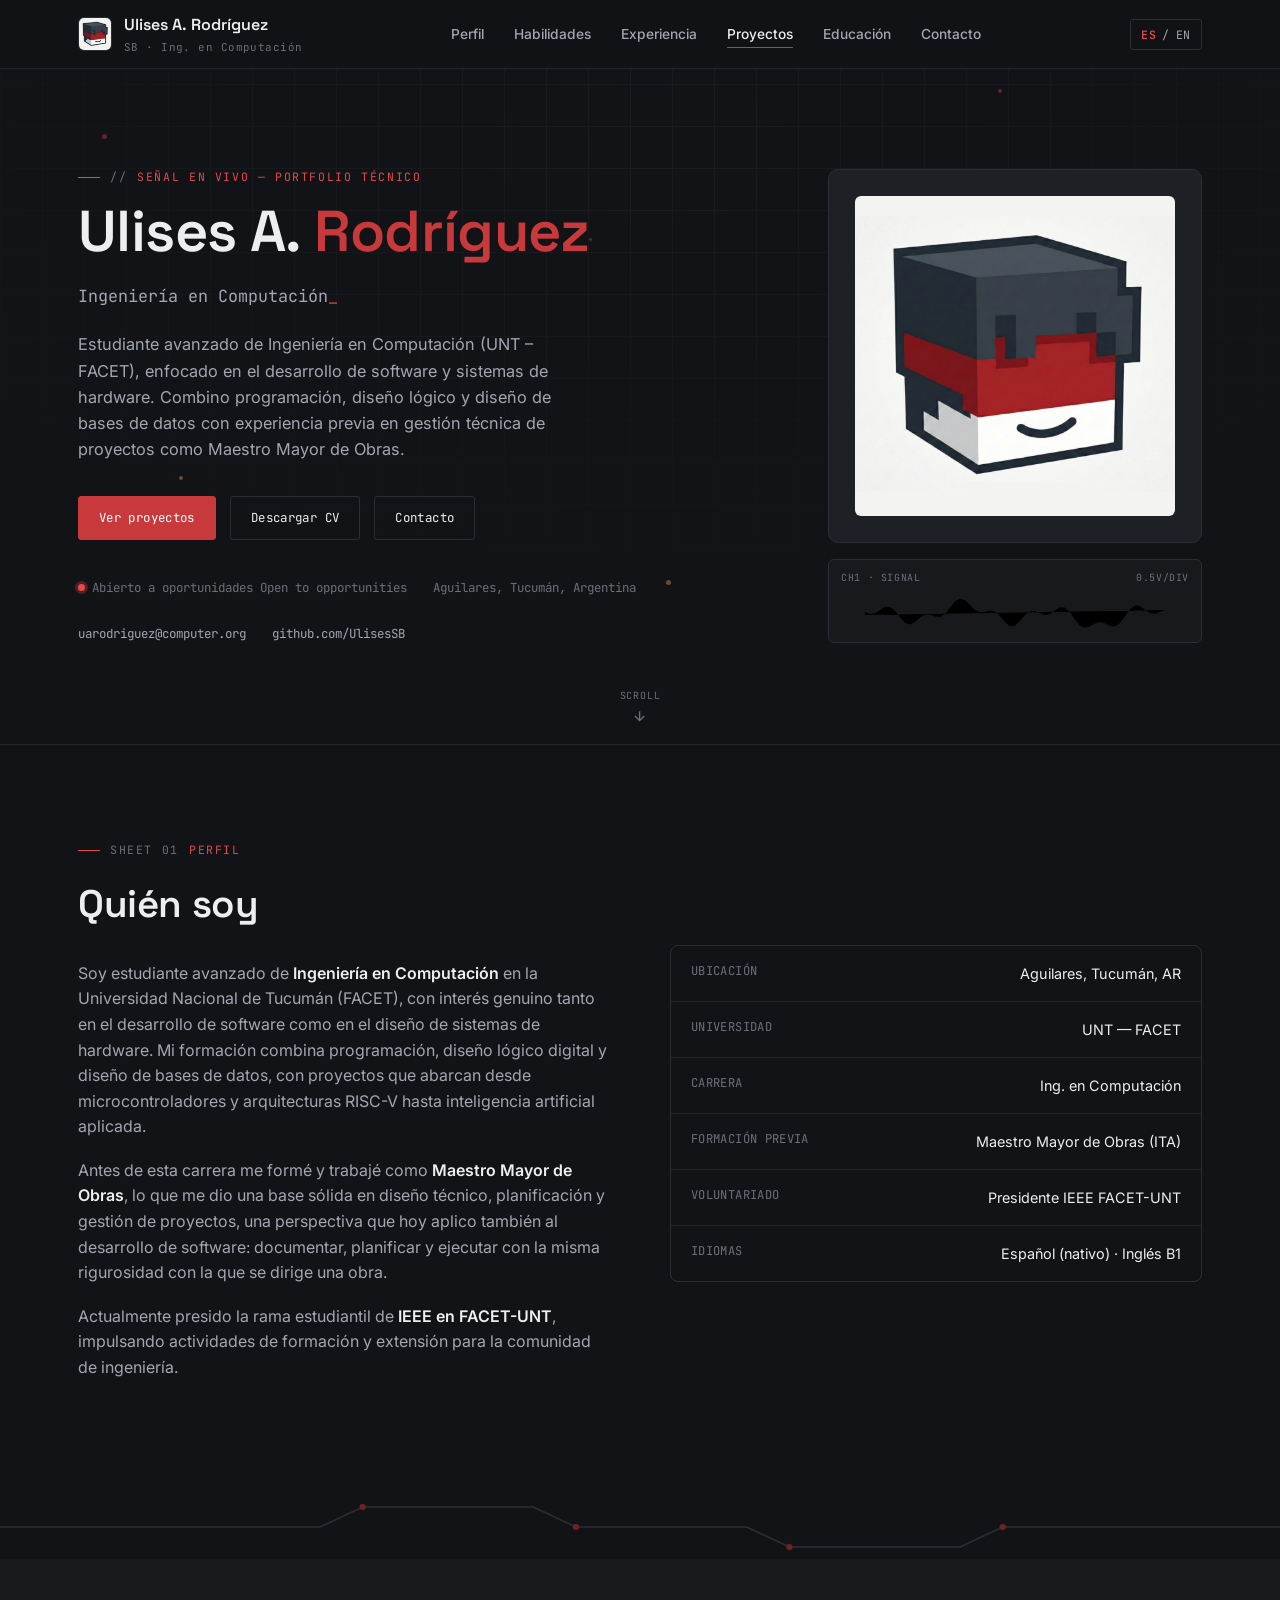
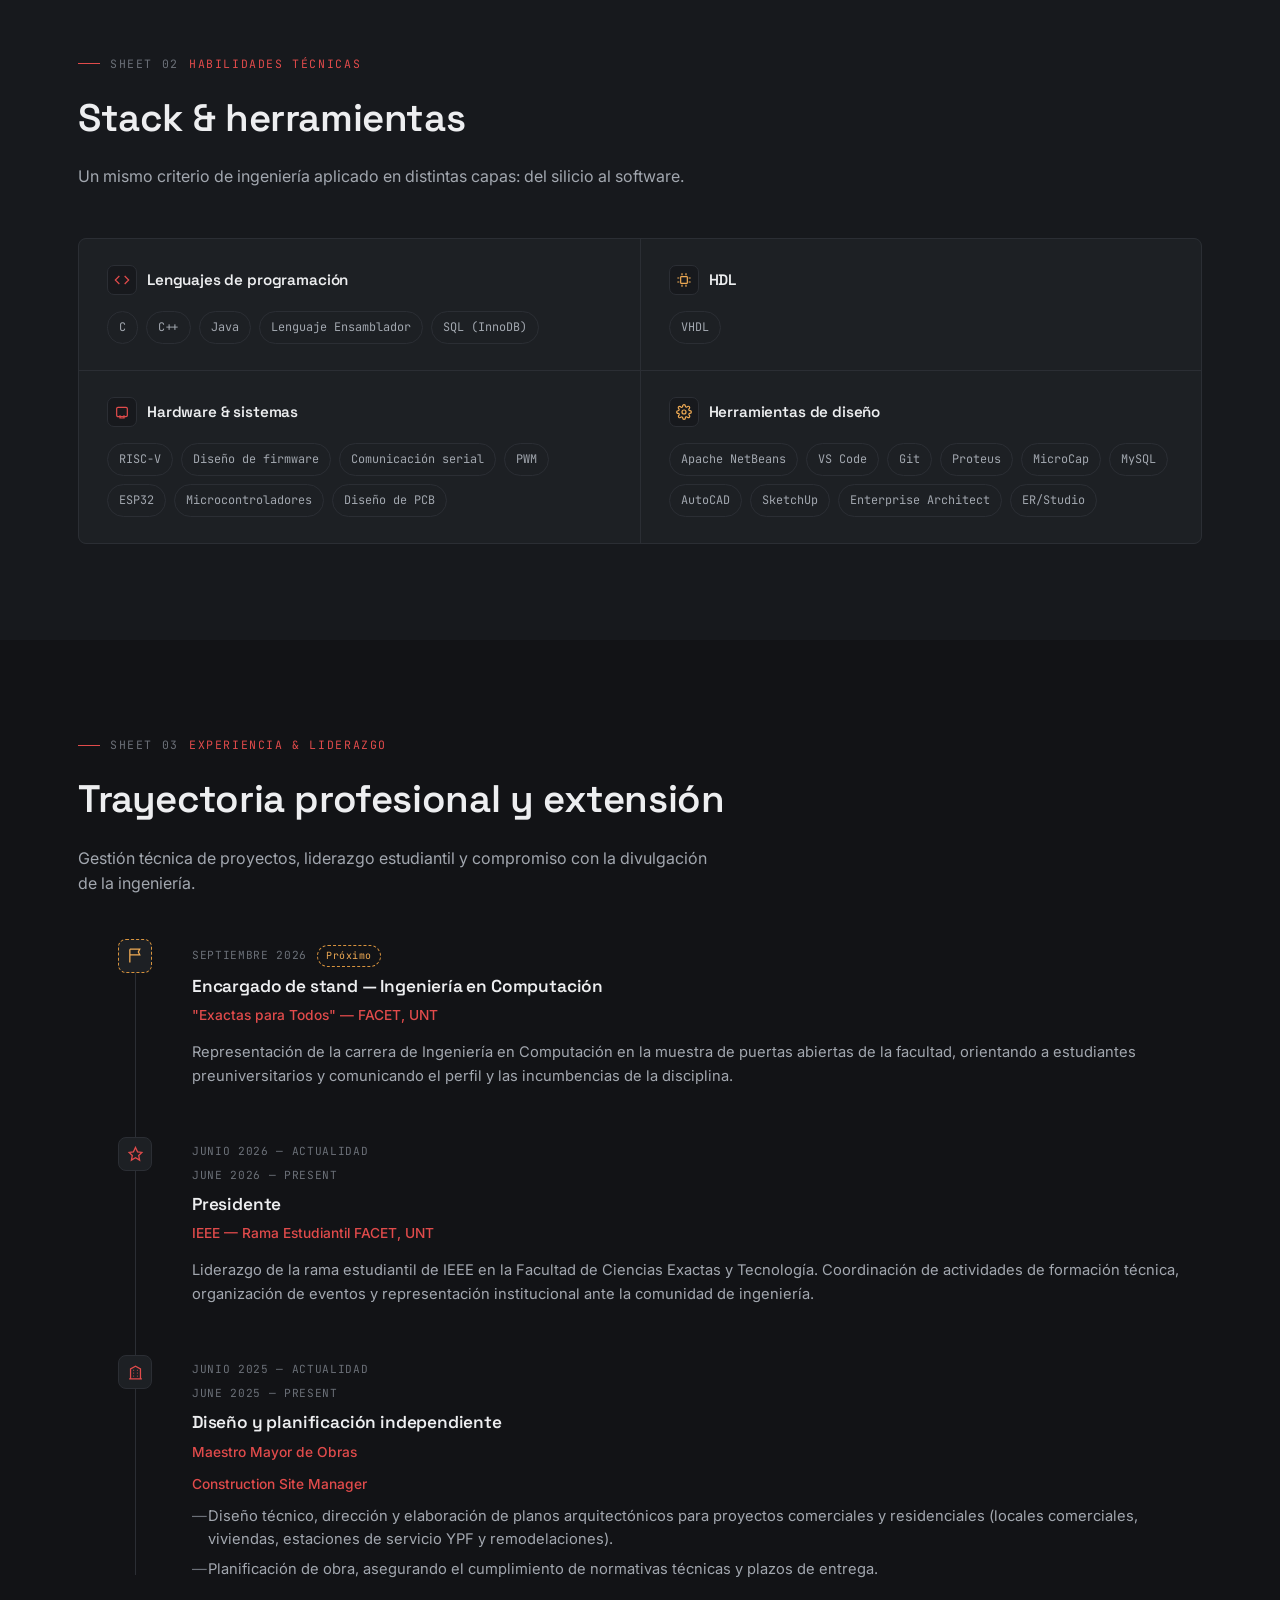
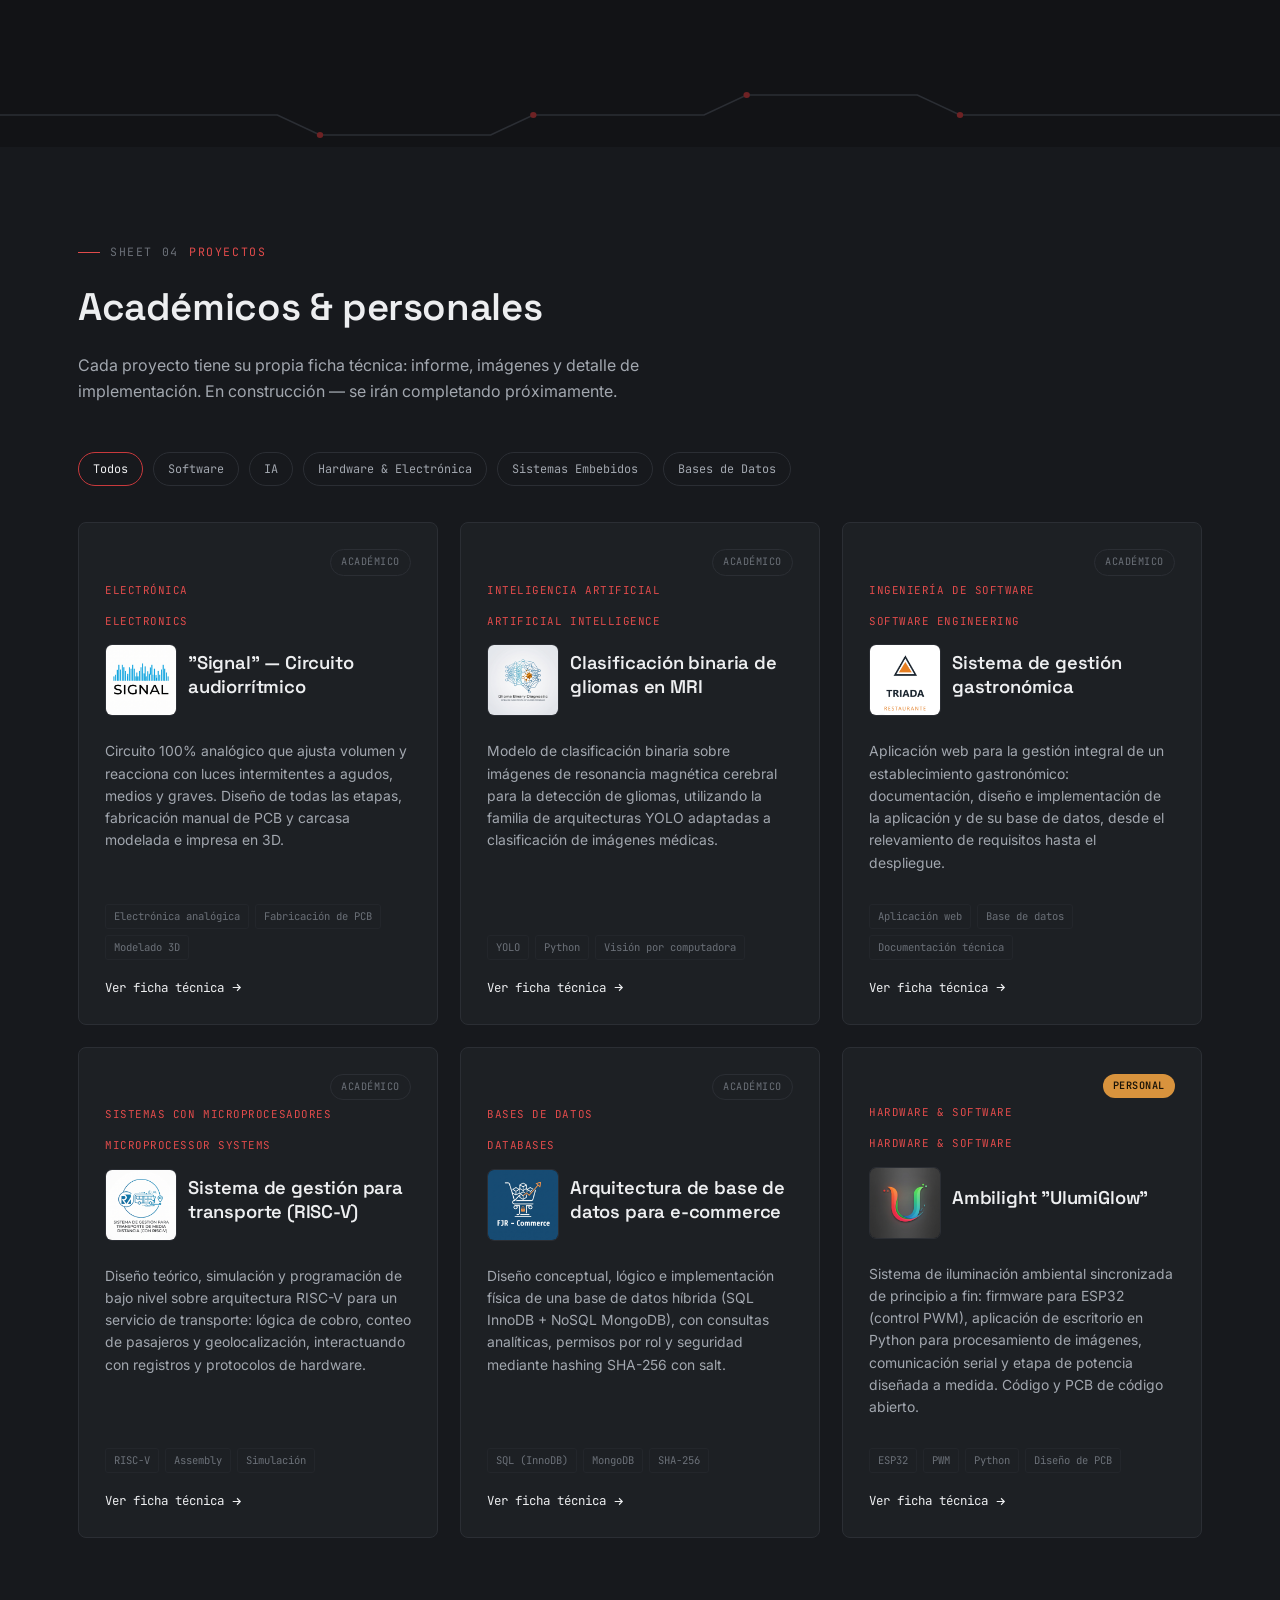
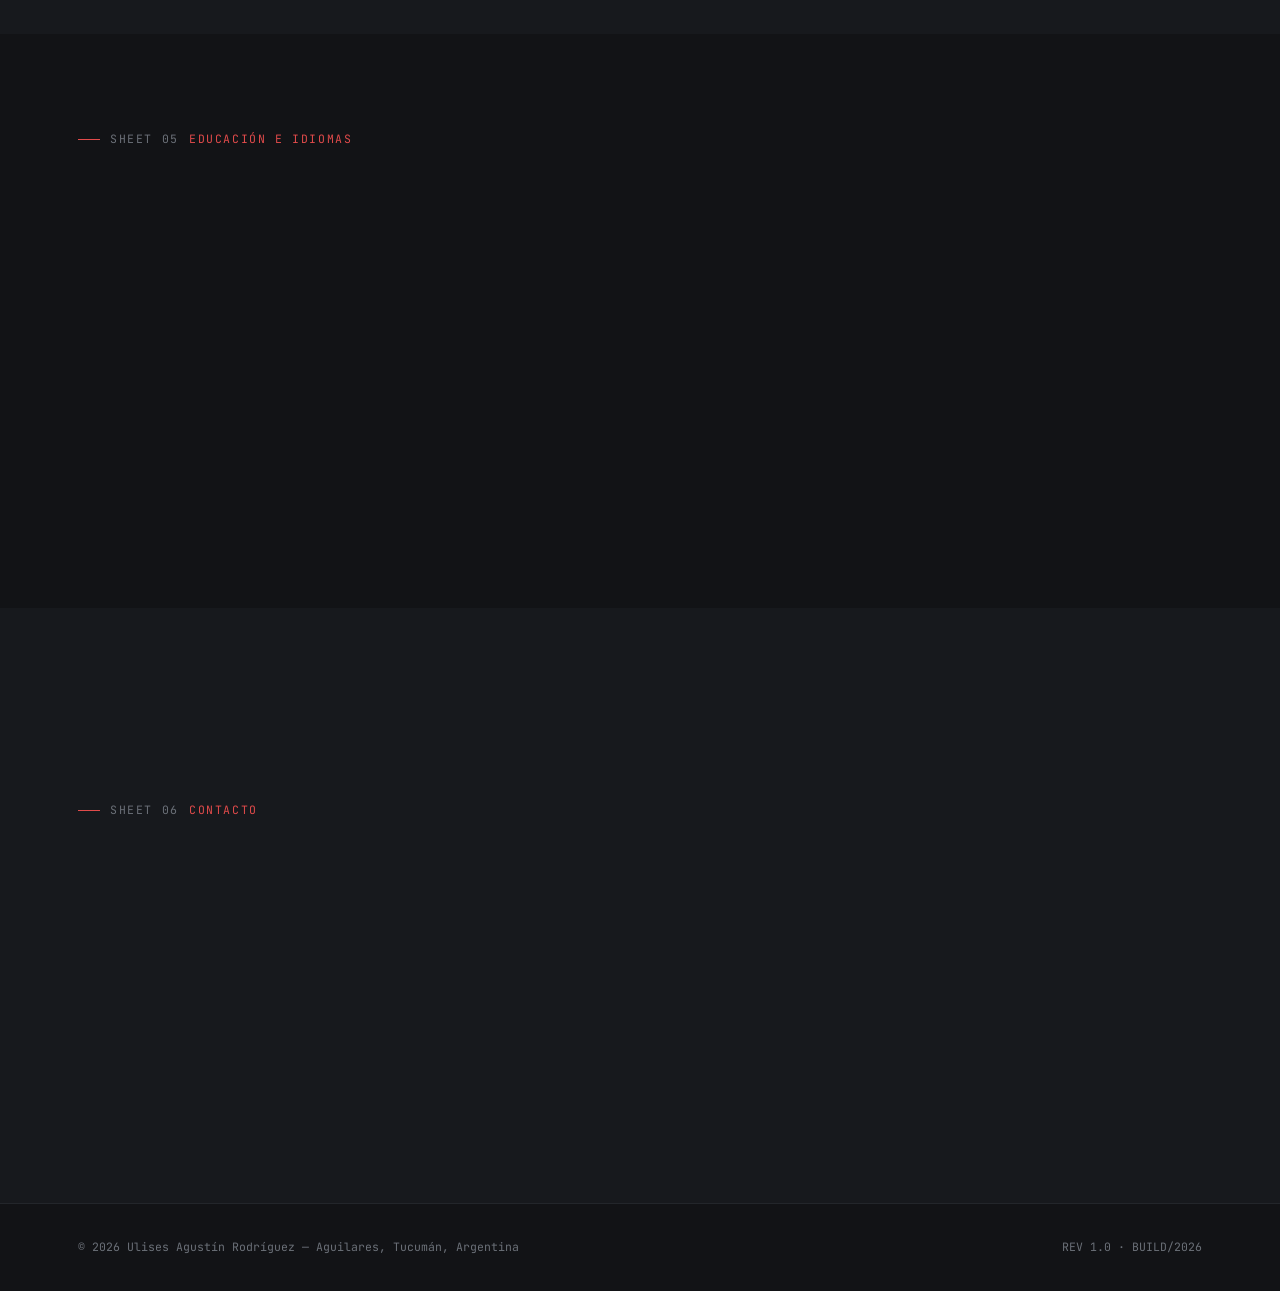
<file: index.html>
<!DOCTYPE html>
<html lang="es" data-lang="es">
<head>
<meta charset="UTF-8">
<meta name="viewport" content="width=device-width, initial-scale=1.0">
<title>Ulises A. Rodríguez — Ingeniería en Computación · Software &amp; Hardware</title>
<meta name="description" content="Portfolio de Ulises Agustín Rodríguez — Ingeniería en Computación. Proyectos en software, sistemas embebidos, IA y electrónica.">
<link rel="icon" href="assets/img/logo.png">
<link rel="stylesheet" href="assets/css/style.css">
</head>
<body>

<!-- ============ NAV ============ -->
<nav class="nav">
  <div class="nav-inner">
    <a href="#top" class="nav-brand">
      <img src="assets/img/logo.png" alt="Logo Ulises A. Rodriguez">
      <span>
        Ulises A. Rodríguez
        <small>SB · Ing. en Computación</small>
      </span>
    </a>
    <ul class="nav-links">
      <li><a href="#perfil" lang="es">Perfil</a><a href="#perfil" lang="en">Profile</a></li>
      <li><a href="#habilidades" lang="es">Habilidades</a><a href="#habilidades" lang="en">Skills</a></li>
      <li><a href="#experiencia" lang="es">Experiencia</a><a href="#experiencia" lang="en">Experience</a></li>
      <li><a href="#proyectos" lang="es">Proyectos</a><a href="#proyectos" lang="en">Projects</a></li>
      <li><a href="#educacion" lang="es">Educación</a><a href="#educacion" lang="en">Education</a></li>
      <li><a href="#contacto" lang="es">Contacto</a><a href="#contacto" lang="en">Contact</a></li>
    </ul>
    <div class="nav-actions">
      <button class="lang-toggle" aria-label="Cambiar idioma / Switch language">
        <span class="l-es">ES</span>/<span class="l-en">EN</span>
      </button>
      <button class="nav-toggle" aria-label="Menú">
        <span></span><span></span><span></span>
      </button>
    </div>
  </div>
</nav>

<!-- ============ HERO ============ -->
<header class="hero" id="top">
  <div class="hero-grid"></div>
  <div class="container hero-inner">
    <div>
      <p class="eyebrow"><span class="sheet">//</span> <span lang="es">Señal en vivo — Portfolio técnico</span><span lang="en">Live signal — Technical portfolio</span></p>
      <h1>Ulises A. <span class="accent">Rodríguez</span></h1>
      <p class="hero-role"><span data-role-type></span><span class="cursor">_</span></p>
      <p class="hero-desc" lang="es">Estudiante avanzado de Ingeniería en Computación (UNT – FACET), enfocado en el desarrollo de software y sistemas de hardware. Combino programación, diseño lógico y diseño de bases de datos con experiencia previa en gestión técnica de proyectos como Maestro Mayor de Obras.</p>
      <p class="hero-desc" lang="en">Advanced Computer Engineering student (UNT – FACET), focused on software development and hardware systems. I combine programming, digital logic design and database design with prior experience in technical project management as a Construction Site Manager.</p>
      <div class="hero-cta">
        <a href="#proyectos" class="btn btn-primary">
          <span lang="es">Ver proyectos</span><span lang="en">View projects</span>
        </a>
        <a href="assets/docs/CV_Ulises_Rodriguez.pdf" class="btn">
          <span lang="es">Descargar CV</span><span lang="en">Download CV</span>
        </a>
        <a href="#contacto" class="btn">
          <span lang="es">Contacto</span><span lang="en">Contact</span>
        </a>
      </div>
      <div class="hero-meta">
        <span><i class="dot-live"></i> <span lang="es">Abierto a oportunidades</span><span lang="en">Open to opportunities</span></span>
        <span>Aguilares, Tucumán, Argentina</span>
        <a href="mailto:uarodriguez@computer.org" data-copy="uarodriguez@computer.org">uarodriguez@computer.org</a>
        <a href="https://github.com/UlisesSB" target="_blank" rel="noopener">github.com/UlisesSB</a>
      </div>
    </div>

    <div class="hero-visual">
      <div class="chip-flip">
        <div class="chip-flip-inner">
          <div class="chip-face chip-face-front">
            <img src="assets/img/logo.png" alt="Ulises A. Rodriguez">
          </div>
          <div class="chip-face chip-face-back">
            <svg viewBox="0 0 24 24" fill="none" stroke="currentColor" stroke-width="1.4"><circle cx="12" cy="8" r="4"/><path d="M4 21c0-4.4 3.6-8 8-8s8 3.6 8 8"/></svg>
            <span lang="es">Foto próximamente</span>
            <span lang="en">Photo coming soon</span>
          </div>
        </div>
      </div>
      <div class="chip-scope">
        <div class="chip-scope-label">
          <span>CH1 · SIGNAL</span>
          <span>0.5V/DIV</span>
        </div>
        <svg viewBox="0 0 300 46" data-scope>
          <path d="M0,23 L300,23"></path>
        </svg>
      </div>
    </div>
  </div>

  <div class="hero-particles">
    <span></span><span></span><span></span><span></span><span></span><span></span>
  </div>

  <a href="#perfil" class="scroll-cue">
    <span lang="es">SCROLL</span><span lang="en">SCROLL</span>
    <svg viewBox="0 0 24 24" fill="none" stroke="currentColor" stroke-width="2"><path d="M12 5v14M5 12l7 7 7-7"/></svg>
  </a>
</header>

<!-- ============ PERFIL ============ -->
<section id="perfil">
  <div class="container">
    <p class="eyebrow"><span class="sheet">SHEET 01</span> <span lang="es">Perfil</span><span lang="en">Profile</span></p>
    <h2 class="section-title reveal" lang="es">Quién soy</h2>
    <h2 class="section-title reveal" lang="en">Who I am</h2>

    <div class="perfil-grid">
      <div class="perfil-text reveal">
        <p lang="es">Soy estudiante avanzado de <strong>Ingeniería en Computación</strong> en la Universidad Nacional de Tucumán (FACET), con interés genuino tanto en el desarrollo de software como en el diseño de sistemas de hardware. Mi formación combina programación, diseño lógico digital y diseño de bases de datos, con proyectos que abarcan desde microcontroladores y arquitecturas RISC-V hasta inteligencia artificial aplicada.</p>
        <p lang="en">I'm an advanced <strong>Computer Engineering</strong> student at Universidad Nacional de Tucumán (FACET), genuinely interested in both software development and hardware system design. My background combines programming, digital logic design and database design, with projects spanning microcontrollers and RISC-V architectures to applied artificial intelligence.</p>
        <p lang="es">Antes de esta carrera me formé y trabajé como <strong>Maestro Mayor de Obras</strong>, lo que me dio una base sólida en diseño técnico, planificación y gestión de proyectos, una perspectiva que hoy aplico también al desarrollo de software: documentar, planificar y ejecutar con la misma rigurosidad con la que se dirige una obra.</p>
        <p lang="en">Before this degree, I trained and worked as a <strong>Construction Site Manager</strong>, which gave me a solid foundation in technical design, planning and project management — a perspective I now bring to software development: documenting, planning and executing with the same rigor used to run a construction site.</p>
        <p lang="es">Actualmente presido la rama estudiantil de <strong>IEEE en FACET-UNT</strong>, impulsando actividades de formación y extensión para la comunidad de ingeniería.</p>
        <p lang="en">I currently chair the <strong>IEEE student branch at FACET-UNT</strong>, driving training and outreach activities for the engineering community.</p>
      </div>

      <div class="perfil-facts reveal">
        <div class="perfil-fact">
          <span class="k" lang="es">UBICACIÓN</span><span class="k" lang="en">LOCATION</span>
          <span class="v">Aguilares, Tucumán, AR</span>
        </div>
        <div class="perfil-fact">
          <span class="k" lang="es">UNIVERSIDAD</span><span class="k" lang="en">UNIVERSITY</span>
          <span class="v">UNT — FACET</span>
        </div>
        <div class="perfil-fact">
          <span class="k" lang="es">CARRERA</span><span class="k" lang="en">DEGREE</span>
          <span class="v" lang="es">Ing. en Computación</span><span class="v" lang="en">Computer Engineering</span>
        </div>
        <div class="perfil-fact">
          <span class="k" lang="es">FORMACIÓN PREVIA</span><span class="k" lang="en">PRIOR TRAINING</span>
          <span class="v" lang="es">Maestro Mayor de Obras (ITA)</span><span class="v" lang="en">Construction Site Manager (ITA)</span>
        </div>
        <div class="perfil-fact">
          <span class="k" lang="es">VOLUNTARIADO</span><span class="k" lang="en">LEADERSHIP</span>
          <span class="v" lang="es">Presidente IEEE FACET-UNT</span><span class="v" lang="en">Chair, IEEE FACET-UNT</span>
        </div>
        <div class="perfil-fact">
          <span class="k" lang="es">IDIOMAS</span><span class="k" lang="en">LANGUAGES</span>
          <span class="v" lang="es">Español (nativo) · Inglés B1</span><span class="v" lang="en">Spanish (native) · English B1</span>
        </div>
      </div>
    </div>
  </div>
</section>

<div class="trace">
  <svg viewBox="0 0 1200 64" preserveAspectRatio="none">
    <path d="M0,32 L300,32 L340,12 L500,12 L540,32 L700,32 L740,52 L900,52 L940,32 L1200,32"></path>
    <circle cx="340" cy="12" r="3"></circle>
    <circle cx="540" cy="32" r="3"></circle>
    <circle cx="740" cy="52" r="3"></circle>
    <circle cx="940" cy="32" r="3"></circle>
  </svg>
</div>

<!-- ============ HABILIDADES ============ -->
<section id="habilidades" class="section-alt">
  <div class="container">
    <p class="eyebrow"><span class="sheet">SHEET 02</span> <span lang="es">Habilidades técnicas</span><span lang="en">Technical skills</span></p>
    <h2 class="section-title reveal" lang="es">Stack &amp; herramientas</h2>
    <h2 class="section-title reveal" lang="en">Stack &amp; tools</h2>
    <p class="section-lede reveal" lang="es">Un mismo criterio de ingeniería aplicado en distintas capas: del silicio al software.</p>
    <p class="section-lede reveal" lang="en">The same engineering mindset applied across layers: from silicon to software.</p>

    <div class="skills-grid reveal">
      <div class="skill-block">
        <h3>
          <span class="skill-icon"><svg viewBox="0 0 24 24" fill="none" stroke="currentColor" stroke-width="1.8"><path d="M8 6L2 12l6 6M16 6l6 6-6 6"/></svg></span>
          <span lang="es">Lenguajes de programación</span>
          <span lang="en">Programming languages</span>
        </h3>
        <div class="tags">
          <span class="tag">C</span><span class="tag">C++</span>
          <span class="tag">Java</span><span class="tag" lang="es">Lenguaje Ensamblador</span><span class="tag" lang="en">Assembly</span>
          <span class="tag">SQL (InnoDB)</span>
        </div>
      </div>
      <div class="skill-block">
        <h3>
          <span class="skill-icon"><svg viewBox="0 0 24 24" fill="none" stroke="currentColor" stroke-width="1.8"><rect x="7" y="7" width="10" height="10" rx="1"/><path d="M9 2v3M15 2v3M9 19v3M15 19v3M2 9h3M2 15h3M19 9h3M19 15h3"/></svg></span>
          <span>HDL</span>
        </h3>
        <div class="tags">
          <span class="tag">VHDL</span>
        </div>
      </div>
      <div class="skill-block">
        <h3>
          <span class="skill-icon"><svg viewBox="0 0 24 24" fill="none" stroke="currentColor" stroke-width="1.8"><path d="M4 17V7a2 2 0 0 1 2-2h12a2 2 0 0 1 2 2v10a2 2 0 0 1-2 2H6a2 2 0 0 1-2-2z"/><path d="M8 21h8M9 17v4M15 17v4"/></svg></span>
          <span lang="es">Hardware &amp; sistemas</span>
          <span lang="en">Hardware &amp; systems</span>
        </h3>
        <div class="tags">
          <span class="tag">RISC-V</span>
          <span class="tag" lang="es">Diseño de firmware</span><span class="tag" lang="en">Firmware design</span>
          <span class="tag" lang="es">Comunicación serial</span><span class="tag" lang="en">Serial communication</span>
          <span class="tag">PWM</span><span class="tag">ESP32</span>
          <span class="tag" lang="es">Microcontroladores</span><span class="tag" lang="en">Microcontrollers</span>
          <span class="tag" lang="es">Diseño de PCB</span><span class="tag" lang="en">PCB design</span>
        </div>
      </div>
      <div class="skill-block">
        <h3>
          <span class="skill-icon"><svg viewBox="0 0 24 24" fill="none" stroke="currentColor" stroke-width="1.8"><circle cx="12" cy="12" r="3"/><path d="M19.4 15a1.65 1.65 0 0 0 .3 1.8l.1.1a2 2 0 1 1-2.8 2.8l-.1-.1a1.65 1.65 0 0 0-1.8-.3 1.65 1.65 0 0 0-1 1.5V21a2 2 0 1 1-4 0v-.1a1.65 1.65 0 0 0-1-1.5 1.65 1.65 0 0 0-1.8.3l-.1.1a2 2 0 1 1-2.8-2.8l.1-.1a1.65 1.65 0 0 0 .3-1.8 1.65 1.65 0 0 0-1.5-1H3a2 2 0 1 1 0-4h.1a1.65 1.65 0 0 0 1.5-1 1.65 1.65 0 0 0-.3-1.8l-.1-.1a2 2 0 1 1 2.8-2.8l.1.1a1.65 1.65 0 0 0 1.8.3H9a1.65 1.65 0 0 0 1-1.5V3a2 2 0 1 1 4 0v.1a1.65 1.65 0 0 0 1 1.5 1.65 1.65 0 0 0 1.8-.3l.1-.1a2 2 0 1 1 2.8 2.8l-.1.1a1.65 1.65 0 0 0-.3 1.8V9c.3.6.9 1 1.5 1H21a2 2 0 1 1 0 4h-.1a1.65 1.65 0 0 0-1.5 1z"/></svg></span>
          <span lang="es">Herramientas de diseño</span>
          <span lang="en">Design tools</span>
        </h3>
        <div class="tags">
          <span class="tag">Apache NetBeans</span><span class="tag">VS Code</span><span class="tag">Git</span>
          <span class="tag">Proteus</span><span class="tag">MicroCap</span><span class="tag">MySQL</span>
          <span class="tag">AutoCAD</span><span class="tag">SketchUp</span>
          <span class="tag">Enterprise Architect</span><span class="tag">ER/Studio</span>
        </div>
      </div>
    </div>
  </div>
</section>

<!-- ============ EXPERIENCIA / LIDERAZGO ============ -->
<section id="experiencia">
  <div class="container">
    <p class="eyebrow"><span class="sheet">SHEET 03</span> <span lang="es">Experiencia &amp; liderazgo</span><span lang="en">Experience &amp; leadership</span></p>
    <h2 class="section-title reveal" lang="es">Trayectoria profesional y extensión</h2>
    <h2 class="section-title reveal" lang="en">Professional path &amp; outreach</h2>
    <p class="section-lede reveal" lang="es">Gestión técnica de proyectos, liderazgo estudiantil y compromiso con la divulgación de la ingeniería.</p>
    <p class="section-lede reveal" lang="en">Technical project management, student leadership and commitment to engineering outreach.</p>

    <div class="timeline reveal">

      <div class="tl-item upcoming">
        <span class="tl-icon">
          <svg viewBox="0 0 24 24" fill="none" stroke="currentColor" stroke-width="1.8"><path d="M4 22V3m0 0h14l-2 4 2 4H4"/></svg>
        </span>
        <span class="mono-tag">
          <span lang="es">SEPTIEMBRE 2026</span><span lang="en">SEPTEMBER 2026</span>
          <span class="pill-upcoming" lang="es">Próximo</span><span class="pill-upcoming" lang="en">Upcoming</span>
        </span>
        <h3 lang="es">Encargado de stand — Ingeniería en Computación</h3>
        <h3 lang="en">Booth Lead — Computer Engineering</h3>
        <span class="org">"Exactas para Todos" — FACET, UNT</span>
        <p lang="es">Representación de la carrera de Ingeniería en Computación en la muestra de puertas abiertas de la facultad, orientando a estudiantes preuniversitarios y comunicando el perfil y las incumbencias de la disciplina.</p>
        <p lang="en">Representing the Computer Engineering program at the faculty's open-house exhibition, guiding prospective students and communicating the profile and scope of the discipline.</p>
      </div>

      <div class="tl-item">
        <span class="tl-icon">
          <svg viewBox="0 0 24 24" fill="none" stroke="currentColor" stroke-width="1.8"><path d="M12 2l2.9 6.3L21 9l-4.5 4.4L17.8 20 12 16.6 6.2 20l1.3-6.6L3 9l6.1-.7L12 2z"/></svg>
        </span>
        <span class="mono-tag" lang="es">JUNIO 2026 — ACTUALIDAD</span>
        <span class="mono-tag" lang="en">JUNE 2026 — PRESENT</span>
        <h3 lang="es">Presidente</h3>
        <h3 lang="en">Chapter Chair</h3>
        <span class="org">IEEE — Rama Estudiantil FACET, UNT</span>
        <p lang="es">Liderazgo de la rama estudiantil de IEEE en la Facultad de Ciencias Exactas y Tecnología. Coordinación de actividades de formación técnica, organización de eventos y representación institucional ante la comunidad de ingeniería.</p>
        <p lang="en">Leading the IEEE student branch at the Facultad de Ciencias Exactas y Tecnología. Coordination of technical training activities, event organization and institutional representation within the engineering community.</p>
      </div>

      <div class="tl-item">
        <span class="tl-icon">
          <svg viewBox="0 0 24 24" fill="none" stroke="currentColor" stroke-width="1.8"><path d="M3 21h18M5 21V7l7-4 7 4v14"/><path d="M9 9h1M9 13h1M9 17h1M14 9h1M14 13h1M14 17h1"/></svg>
        </span>
        <span class="mono-tag" lang="es">JUNIO 2025 — ACTUALIDAD</span>
        <span class="mono-tag" lang="en">JUNE 2025 — PRESENT</span>
        <h3 lang="es">Diseño y planificación independiente</h3>
        <h3 lang="en">Independent design &amp; planning</h3>
        <span class="org" lang="es">Maestro Mayor de Obras</span>
        <span class="org" lang="en">Construction Site Manager</span>
        <ul>
          <li lang="es">Diseño técnico, dirección y elaboración de planos arquitectónicos para proyectos comerciales y residenciales (locales comerciales, viviendas, estaciones de servicio YPF y remodelaciones).</li>
          <li lang="en">Technical design, direction and drafting of architectural plans for commercial and residential projects (retail spaces, housing, YPF service stations and renovations).</li>
          <li lang="es">Planificación de obra, asegurando el cumplimiento de normativas técnicas y plazos de entrega.</li>
          <li lang="en">Site planning, ensuring compliance with technical regulations and delivery timelines.</li>
        </ul>
      </div>

    </div>
  </div>
</section>

<div class="trace">
  <svg viewBox="0 0 1200 64" preserveAspectRatio="none">
    <path d="M0,32 L260,32 L300,52 L460,52 L500,32 L660,32 L700,12 L860,12 L900,32 L1200,32"></path>
    <circle cx="300" cy="52" r="3"></circle>
    <circle cx="500" cy="32" r="3"></circle>
    <circle cx="700" cy="12" r="3"></circle>
    <circle cx="900" cy="32" r="3"></circle>
  </svg>
</div>

<!-- ============ PROYECTOS ============ -->
<section id="proyectos" class="section-alt">
  <div class="container">
    <p class="eyebrow"><span class="sheet">SHEET 04</span> <span lang="es">Proyectos</span><span lang="en">Projects</span></p>
    <h2 class="section-title reveal" lang="es">Académicos &amp; personales</h2>
    <h2 class="section-title reveal" lang="en">Academic &amp; personal work</h2>
    <p class="section-lede reveal" lang="es">Cada proyecto tiene su propia ficha técnica: informe, imágenes y detalle de implementación. En construcción — se irán completando próximamente.</p>
    <p class="section-lede reveal" lang="en">Each project has its own technical sheet: report, images and implementation detail. Work in progress — will be filled in soon.</p>

    <div class="proj-filters reveal">
      <button class="proj-filter active" data-filter="all" lang="es">Todos</button>
      <button class="proj-filter active" data-filter="all" lang="en">All</button>
      <button class="proj-filter" data-filter="software">Software</button>
      <button class="proj-filter" data-filter="ia">IA</button>
      <button class="proj-filter" data-filter="hardware" lang="es">Hardware &amp; Electrónica</button>
      <button class="proj-filter" data-filter="hardware" lang="en">Hardware &amp; Electronics</button>
      <button class="proj-filter" data-filter="sistemas" lang="es">Sistemas Embebidos</button>
      <button class="proj-filter" data-filter="sistemas" lang="en">Embedded Systems</button>
      <button class="proj-filter" data-filter="datos" lang="es">Bases de Datos</button>
      <button class="proj-filter" data-filter="datos" lang="en">Databases</button>
    </div>

    <div class="proj-grid reveal">

      <a href="proyectos/signal.html" class="proj-card" data-cat="hardware">
        <div class="proj-card-top">
          <span class="proj-badge academic"><span lang="es">Académico</span><span lang="en">Academic</span></span>
        </div>
        <span class="proj-cat" lang="es">Electrónica</span>
        <span class="proj-cat" lang="en">Electronics</span>
        <div class="proj-title-row">
          <span class="proj-logo" data-logo-slug="signal"><svg viewBox="0 0 24 24" fill="none" stroke="currentColor" stroke-width="1.6"><rect x="3" y="3" width="18" height="18" rx="2"/><circle cx="8.5" cy="8.5" r="1.5"/><path d="M21 15l-5-5L5 21"/></svg></span>
          <h3>"Signal" — <span lang="es">Circuito audiorrítmico</span><span lang="en">Audio-reactive circuit</span></h3>
        </div>
        <p lang="es">Circuito 100% analógico que ajusta volumen y reacciona con luces intermitentes a agudos, medios y graves. Diseño de todas las etapas, fabricación manual de PCB y carcasa modelada e impresa en 3D.</p>
        <p lang="en">Fully analog circuit that adjusts volume and drives lights reacting to highs, mids and lows. Full stage design, hand-fabricated PCB, and a 3D-modeled and printed enclosure.</p>
        <div class="proj-tags">
          <span lang="es">Electrónica analógica</span><span lang="en">Analog electronics</span>
          <span lang="es">Fabricación de PCB</span><span lang="en">PCB fabrication</span>
          <span lang="es">Modelado 3D</span><span lang="en">3D modeling</span>
        </div>
        <span class="proj-link">
          <span lang="es">Ver ficha técnica</span><span lang="en">View technical sheet</span>
          <svg viewBox="0 0 24 24" fill="none" stroke="currentColor" stroke-width="2"><path d="M5 12h14M13 6l6 6-6 6"/></svg>
        </span>
      </a>

      <a href="proyectos/mri-glioma-yolo.html" class="proj-card" data-cat="ia">
        <div class="proj-card-top">
          <span class="proj-badge academic"><span lang="es">Académico</span><span lang="en">Academic</span></span>
        </div>
        <span class="proj-cat" lang="es">Inteligencia artificial</span>
        <span class="proj-cat" lang="en">Artificial intelligence</span>
        <div class="proj-title-row">
          <span class="proj-logo" data-logo-slug="mri-glioma-yolo"><svg viewBox="0 0 24 24" fill="none" stroke="currentColor" stroke-width="1.6"><rect x="3" y="3" width="18" height="18" rx="2"/><circle cx="8.5" cy="8.5" r="1.5"/><path d="M21 15l-5-5L5 21"/></svg></span>
          <h3 lang="es">Clasificación binaria de gliomas en MRI</h3>
          <h3 lang="en">Binary glioma classification in brain MRI</h3>
        </div>
        <p lang="es">Modelo de clasificación binaria sobre imágenes de resonancia magnética cerebral para la detección de gliomas, utilizando la familia de arquitecturas YOLO adaptadas a clasificación de imágenes médicas.</p>
        <p lang="en">Binary classification model over brain MRI scans for glioma detection, using the YOLO family of architectures adapted to medical image classification.</p>
        <div class="proj-tags">
          <span>YOLO</span><span>Python</span>
          <span lang="es">Visión por computadora</span><span lang="en">Computer vision</span>
        </div>
        <span class="proj-link">
          <span lang="es">Ver ficha técnica</span><span lang="en">View technical sheet</span>
          <svg viewBox="0 0 24 24" fill="none" stroke="currentColor" stroke-width="2"><path d="M5 12h14M13 6l6 6-6 6"/></svg>
        </span>
      </a>

      <a href="proyectos/gestion-gastronomica.html" class="proj-card" data-cat="software">
        <div class="proj-card-top">
          <span class="proj-badge academic"><span lang="es">Académico</span><span lang="en">Academic</span></span>
        </div>
        <span class="proj-cat" lang="es">Ingeniería de software</span>
        <span class="proj-cat" lang="en">Software engineering</span>
        <div class="proj-title-row">
          <span class="proj-logo" data-logo-slug="gestion-gastronomica"><svg viewBox="0 0 24 24" fill="none" stroke="currentColor" stroke-width="1.6"><rect x="3" y="3" width="18" height="18" rx="2"/><circle cx="8.5" cy="8.5" r="1.5"/><path d="M21 15l-5-5L5 21"/></svg></span>
          <h3 lang="es">Sistema de gestión gastronómica</h3>
          <h3 lang="en">Restaurant management system</h3>
        </div>
        <p lang="es">Aplicación web para la gestión integral de un establecimiento gastronómico: documentación, diseño e implementación de la aplicación y de su base de datos, desde el relevamiento de requisitos hasta el despliegue.</p>
        <p lang="en">Web application for the end-to-end management of a food-service establishment: documentation, design and implementation of the application and its database, from requirements gathering to deployment.</p>
        <div class="proj-tags">
          <span lang="es">Aplicación web</span><span lang="en">Web application</span>
          <span lang="es">Base de datos</span><span lang="en">Database</span>
          <span lang="es">Documentación técnica</span><span lang="en">Technical documentation</span>
        </div>
        <span class="proj-link">
          <span lang="es">Ver ficha técnica</span><span lang="en">View technical sheet</span>
          <svg viewBox="0 0 24 24" fill="none" stroke="currentColor" stroke-width="2"><path d="M5 12h14M13 6l6 6-6 6"/></svg>
        </span>
      </a>

      <a href="proyectos/transporte-riscv.html" class="proj-card" data-cat="sistemas">
        <div class="proj-card-top">
          <span class="proj-badge academic"><span lang="es">Académico</span><span lang="en">Academic</span></span>
        </div>
        <span class="proj-cat" lang="es">Sistemas con microprocesadores</span>
        <span class="proj-cat" lang="en">Microprocessor systems</span>
        <div class="proj-title-row">
          <span class="proj-logo" data-logo-slug="transporte-riscv"><svg viewBox="0 0 24 24" fill="none" stroke="currentColor" stroke-width="1.6"><rect x="3" y="3" width="18" height="18" rx="2"/><circle cx="8.5" cy="8.5" r="1.5"/><path d="M21 15l-5-5L5 21"/></svg></span>
          <h3 lang="es">Sistema de gestión para transporte (RISC-V)</h3>
          <h3 lang="en">Transit fare-management system (RISC-V)</h3>
        </div>
        <p lang="es">Diseño teórico, simulación y programación de bajo nivel sobre arquitectura RISC-V para un servicio de transporte: lógica de cobro, conteo de pasajeros y geolocalización, interactuando con registros y protocolos de hardware.</p>
        <p lang="en">Theoretical design, simulation and low-level programming on RISC-V architecture for a transit service: fare logic, passenger counting and geolocation, interacting directly with hardware registers and protocols.</p>
        <div class="proj-tags">
          <span>RISC-V</span><span lang="es">Assembly</span><span lang="en">Assembly</span>
          <span lang="es">Simulación</span><span lang="en">Simulation</span>
        </div>
        <span class="proj-link">
          <span lang="es">Ver ficha técnica</span><span lang="en">View technical sheet</span>
          <svg viewBox="0 0 24 24" fill="none" stroke="currentColor" stroke-width="2"><path d="M5 12h14M13 6l6 6-6 6"/></svg>
        </span>
      </a>

      <a href="proyectos/db-ecommerce.html" class="proj-card" data-cat="datos">
        <div class="proj-card-top">
          <span class="proj-badge academic"><span lang="es">Académico</span><span lang="en">Academic</span></span>
        </div>
        <span class="proj-cat" lang="es">Bases de datos</span>
        <span class="proj-cat" lang="en">Databases</span>
        <div class="proj-title-row">
          <span class="proj-logo" data-logo-slug="db-ecommerce"><svg viewBox="0 0 24 24" fill="none" stroke="currentColor" stroke-width="1.6"><rect x="3" y="3" width="18" height="18" rx="2"/><circle cx="8.5" cy="8.5" r="1.5"/><path d="M21 15l-5-5L5 21"/></svg></span>
          <h3 lang="es">Arquitectura de base de datos para e-commerce</h3>
          <h3 lang="en">Database architecture for e-commerce</h3>
        </div>
        <p lang="es">Diseño conceptual, lógico e implementación física de una base de datos híbrida (SQL InnoDB + NoSQL MongoDB), con consultas analíticas, permisos por rol y seguridad mediante hashing SHA-256 con salt.</p>
        <p lang="en">Conceptual and logical design and physical implementation of a hybrid database (SQL InnoDB + NoSQL MongoDB), with analytical queries, role-based permissions and SHA-256-with-salt hashing for data security.</p>
        <div class="proj-tags">
          <span>SQL (InnoDB)</span><span>MongoDB</span><span>SHA-256</span>
        </div>
        <span class="proj-link">
          <span lang="es">Ver ficha técnica</span><span lang="en">View technical sheet</span>
          <svg viewBox="0 0 24 24" fill="none" stroke="currentColor" stroke-width="2"><path d="M5 12h14M13 6l6 6-6 6"/></svg>
        </span>
      </a>

      <a href="proyectos/ulumiglow.html" class="proj-card" data-cat="hardware">
        <div class="proj-card-top">
          <span class="proj-badge personal"><span lang="es">Personal</span><span lang="en">Personal</span></span>
        </div>
        <span class="proj-cat" lang="es">Hardware &amp; software</span>
        <span class="proj-cat" lang="en">Hardware &amp; software</span>
        <div class="proj-title-row">
          <span class="proj-logo" data-logo-slug="ulumiglow"><svg viewBox="0 0 24 24" fill="none" stroke="currentColor" stroke-width="1.6"><rect x="3" y="3" width="18" height="18" rx="2"/><circle cx="8.5" cy="8.5" r="1.5"/><path d="M21 15l-5-5L5 21"/></svg></span>
          <h3>Ambilight "UlumiGlow"</h3>
        </div>
        <p lang="es">Sistema de iluminación ambiental sincronizada de principio a fin: firmware para ESP32 (control PWM), aplicación de escritorio en Python para procesamiento de imágenes, comunicación serial y etapa de potencia diseñada a medida. Código y PCB de código abierto.</p>
        <p lang="en">End-to-end synchronized ambient lighting system: ESP32 firmware (PWM control), a Python desktop app for image processing, serial communication and a custom-designed power stage. Open-source code and PCB.</p>
        <div class="proj-tags">
          <span>ESP32</span><span>PWM</span><span>Python</span><span lang="es">Diseño de PCB</span><span lang="en">PCB design</span>
        </div>
        <span class="proj-link">
          <span lang="es">Ver ficha técnica</span><span lang="en">View technical sheet</span>
          <svg viewBox="0 0 24 24" fill="none" stroke="currentColor" stroke-width="2"><path d="M5 12h14M13 6l6 6-6 6"/></svg>
        </span>
      </a>

    </div>
  </div>
</section>

<!-- ============ EDUCACIÓN / IDIOMAS ============ -->
<section id="educacion">
  <div class="container">
    <p class="eyebrow"><span class="sheet">SHEET 05</span> <span lang="es">Educación e idiomas</span><span lang="en">Education &amp; languages</span></p>
    <h2 class="section-title reveal" lang="es">Formación</h2>
    <h2 class="section-title reveal" lang="en">Education</h2>

    <div class="edu-lang-grid reveal">
      <div class="card">
        <div class="edu-item">
          <h3 lang="es">Ingeniería en Computación</h3>
          <h3 lang="en">Computer Engineering</h3>
          <span class="org">Universidad Nacional de Tucumán — FACET</span>
          <span class="mono-tag" lang="es">MARZO 2022 — ACTUALIDAD</span>
          <span class="mono-tag" lang="en">MARCH 2022 — PRESENT</span>
        </div>
        <div class="edu-item">
          <h3 lang="es">Maestro Mayor de Obras</h3>
          <h3 lang="en">Construction Site Manager</h3>
          <span class="org" lang="es">Universidad Nacional de Tucumán — Instituto Técnico de Aguilares (ITA)</span>
          <span class="org" lang="en">Universidad Nacional de Tucumán — Instituto Técnico de Aguilares (ITA)</span>
          <span class="mono-tag" lang="es">MARZO 2015 — DICIEMBRE 2021</span>
          <span class="mono-tag" lang="en">MARCH 2015 — DECEMBER 2021</span>
        </div>
      </div>

      <div class="card">
        <div class="lang-row">
          <span lang="es">Español</span><span lang="en">Spanish</span>
          <div class="lang-bar"><i style="width:100%"></i></div>
        </div>
        <div class="lang-row">
          <span>English — B1 <span class="mono-tag" lang="es">(lectura técnica)</span><span class="mono-tag" lang="en">(technical reading)</span></span>
          <div class="lang-bar"><i style="width:55%"></i></div>
        </div>
        <p class="mono-tag" style="margin-top:14px;display:block" lang="es">Examen de suficiencia de inglés — FACET, UNT</p>
        <p class="mono-tag" style="margin-top:14px;display:block" lang="en">English proficiency exam — FACET, UNT</p>
      </div>
    </div>
  </div>
</section>

<!-- ============ CONTACTO ============ -->
<section id="contacto" class="section-alt">
  <div class="container contact-wrap">
    <div>
      <p class="eyebrow"><span class="sheet">SHEET 06</span> <span lang="es">Contacto</span><span lang="en">Contact</span></p>
      <h2 class="section-title reveal" lang="es">Hablemos</h2>
      <h2 class="section-title reveal" lang="en">Let's talk</h2>
      <p class="section-lede reveal" lang="es">Disponible para prácticas profesionales, proyectos freelance y colaboraciones técnicas.</p>
      <p class="section-lede reveal" lang="en">Available for internships, freelance projects and technical collaborations.</p>
    </div>

    <div class="contact-list reveal">
      <a href="mailto:uarodriguez@computer.org" data-copy="uarodriguez@computer.org">
        <span class="ico"><svg viewBox="0 0 24 24" fill="none" stroke="currentColor" stroke-width="1.8"><rect x="3" y="5" width="18" height="14" rx="2"/><path d="M3 7l9 6 9-6"/></svg></span>
        <span><small>EMAIL</small>uarodriguez@computer.org</span>
      </a>
      <a href="tel:+543865622151">
        <span class="ico"><svg viewBox="0 0 24 24" fill="none" stroke="currentColor" stroke-width="1.8"><path d="M22 16.9v3a2 2 0 0 1-2.2 2 19.8 19.8 0 0 1-8.6-3.1 19.5 19.5 0 0 1-6-6A19.8 19.8 0 0 1 2.1 4.2 2 2 0 0 1 4 2h3a2 2 0 0 1 2 1.7c.1.9.4 1.9.7 2.8a2 2 0 0 1-.4 2.1L8.1 9.9a16 16 0 0 0 6 6l1.3-1.2a2 2 0 0 1 2.1-.4c.9.3 1.9.6 2.8.7A2 2 0 0 1 22 16.9z"/></svg></span>
        <span><small lang="es">TELÉFONO</small><small lang="en">PHONE</small>+54 3865 622151</span>
      </a>
      <a href="https://www.linkedin.com/in/ulises-agustin-rodriguez-a3aa563b5" target="_blank" rel="noopener">
        <span class="ico"><svg viewBox="0 0 24 24" fill="none" stroke="currentColor" stroke-width="1.8"><rect x="2" y="9" width="4" height="12"/><circle cx="4" cy="4" r="2"/><path d="M10 9v12M10 13c0-2.2 1.8-4 4-4s4 1.8 4 4v8"/></svg></span>
        <span><small>LINKEDIN</small>ulises-agustin-rodriguez</span>
      </a>
      <a href="https://github.com/UlisesSB" target="_blank" rel="noopener">
        <span class="ico"><svg viewBox="0 0 24 24" fill="none" stroke="currentColor" stroke-width="1.8"><path d="M9 19c-4.3 1.4-4.3-2.5-6-3m12 5v-3.5c0-1 .1-1.4-.5-2 2.8-.3 5.5-1.4 5.5-6a4.6 4.6 0 0 0-1.3-3.2 4.2 4.2 0 0 0-.1-3.2s-1.1-.3-3.5 1.3a12.3 12.3 0 0 0-6.2 0C6.5 2.8 5.4 3.1 5.4 3.1a4.2 4.2 0 0 0-.1 3.2A4.6 4.6 0 0 0 4 9.5c0 4.6 2.7 5.7 5.5 6-.6.6-.6 1.2-.5 2V21"/></svg></span>
        <span><small>GITHUB</small>UlisesSB</span>
      </a>
    </div>
  </div>
</section>

<footer>
  <div class="container footer-inner">
    <span>© <span data-year></span> Ulises Agustín Rodríguez — <span lang="es">Aguilares, Tucumán, Argentina</span><span lang="en">Aguilares, Tucumán, Argentina</span></span>
    <span>REV 1.0 · BUILD/2026</span>
  </div>
</footer>

<script src="assets/js/main.js"></script>
</body>
</html>
</file>
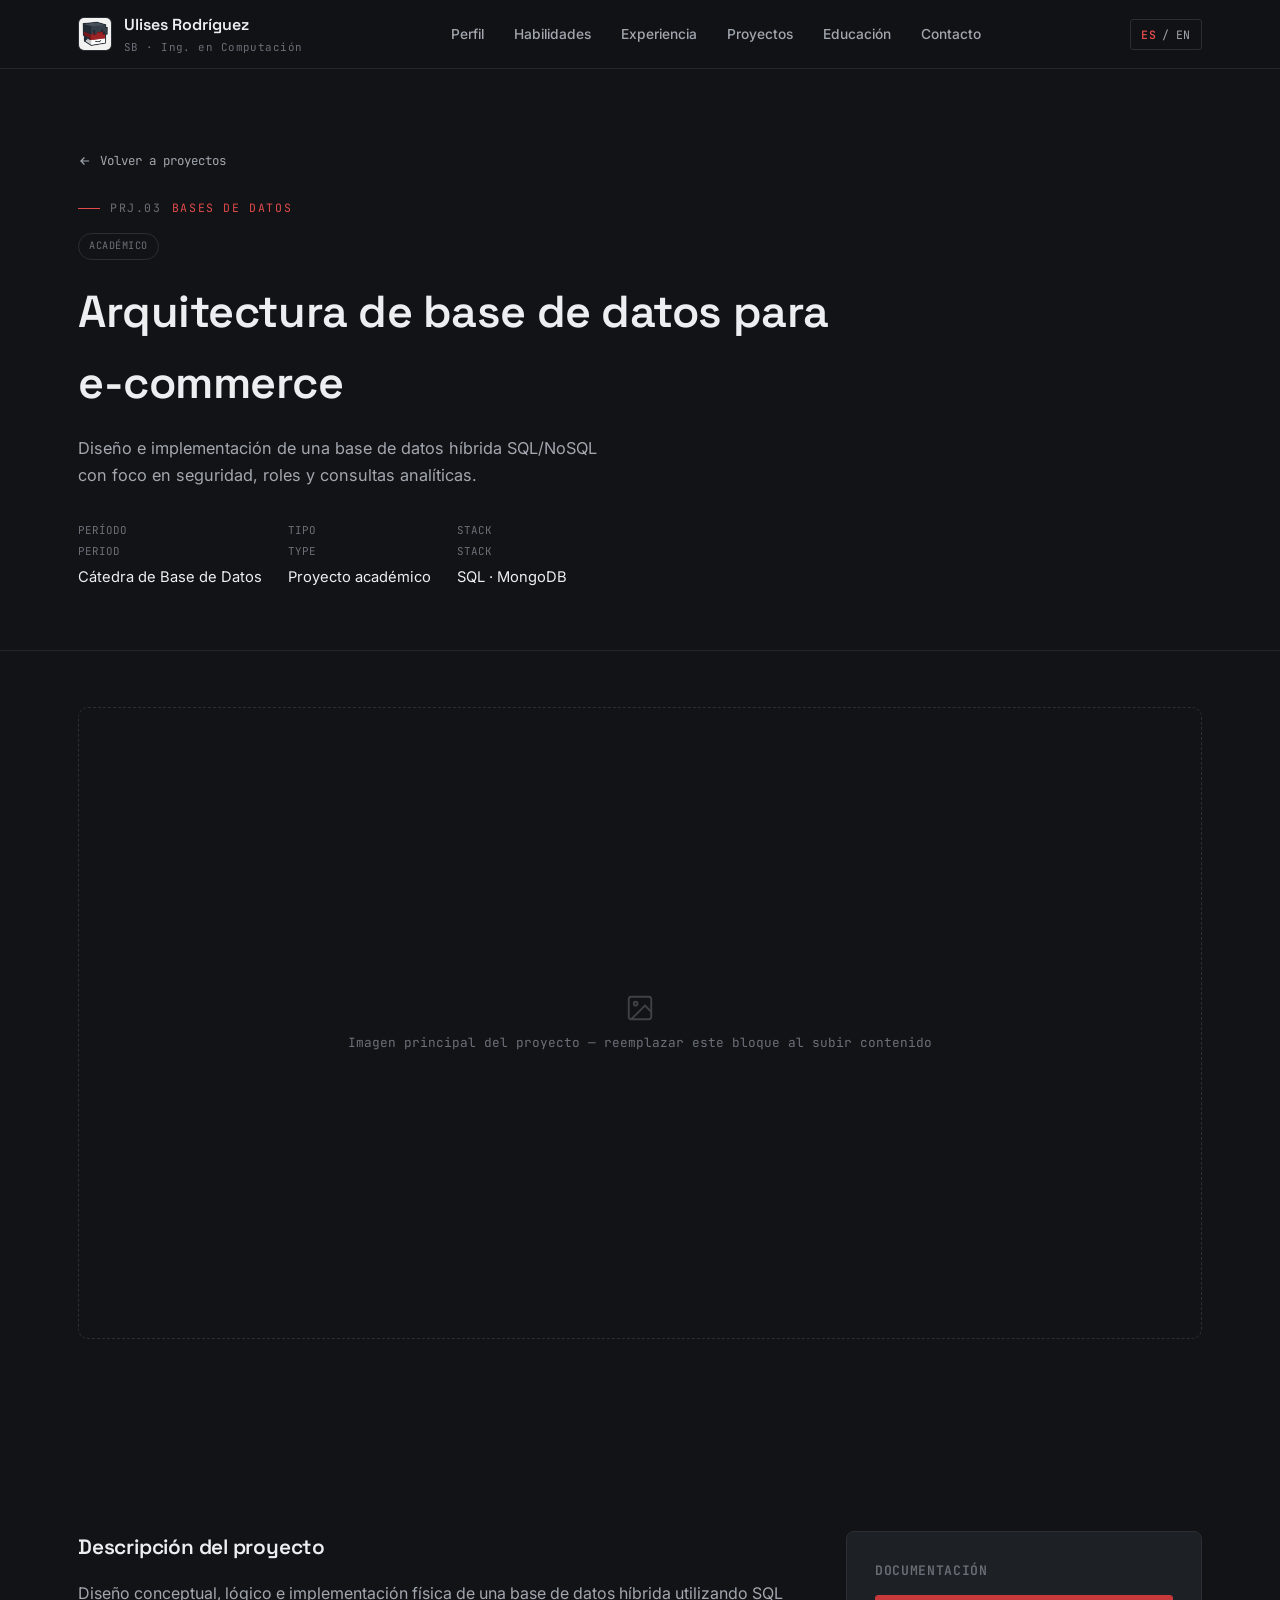
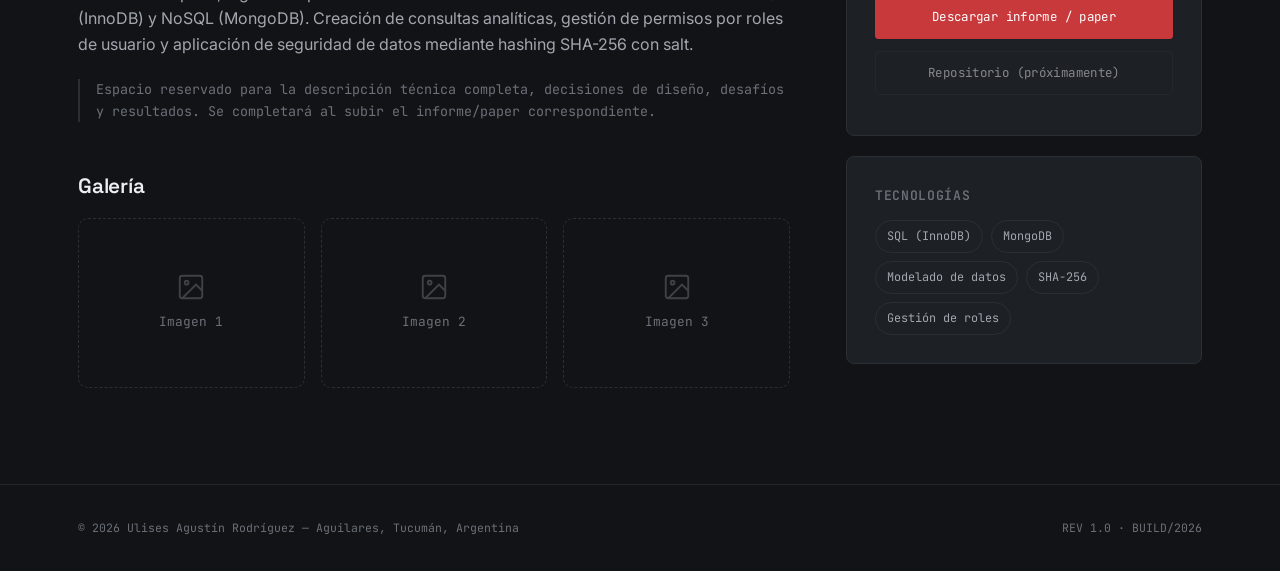
<file: proyectos/db-ecommerce.html>
<!DOCTYPE html>
<html lang="es" data-lang="es">
<head>
<meta charset="UTF-8">
<meta name="viewport" content="width=device-width, initial-scale=1.0">
<title>Arquitectura de base de datos para e-commerce — Ulises Rodríguez</title>
<meta name="description" content="Diseño e implementación de una base de datos híbrida SQL/NoSQL con foco en seguridad, roles y consultas analíticas.">
<link rel="icon" href="../assets/img/logo.png">
<link rel="stylesheet" href="../assets/css/style.css">
</head>
<body>

<!-- ============ NAV ============ -->
<nav class="nav">
  <div class="nav-inner">
    <a href="../index.html#top" class="nav-brand">
      <img src="../assets/img/logo.png" alt="Logo Ulises Rodriguez">
      <span>
        Ulises Rodríguez
        <small>SB · Ing. en Computación</small>
      </span>
    </a>
    <ul class="nav-links">
      <li><a href="../index.html#perfil" lang="es">Perfil</a><a href="../index.html#perfil" lang="en">Profile</a></li>
      <li><a href="../index.html#habilidades" lang="es">Habilidades</a><a href="../index.html#habilidades" lang="en">Skills</a></li>
      <li><a href="../index.html#experiencia" lang="es">Experiencia</a><a href="../index.html#experiencia" lang="en">Experience</a></li>
      <li><a href="../index.html#proyectos" lang="es">Proyectos</a><a href="../index.html#proyectos" lang="en">Projects</a></li>
      <li><a href="../index.html#educacion" lang="es">Educación</a><a href="../index.html#educacion" lang="en">Education</a></li>
      <li><a href="../index.html#contacto" lang="es">Contacto</a><a href="../index.html#contacto" lang="en">Contact</a></li>
    </ul>
    <div class="nav-actions">
      <button class="lang-toggle" aria-label="Cambiar idioma / Switch language">
        <span class="l-es">ES</span>/<span class="l-en">EN</span>
      </button>
      <button class="nav-toggle" aria-label="Menu">
        <span></span><span></span><span></span>
      </button>
    </div>
  </div>
</nav>

<!-- ============ PROJECT HERO ============ -->
<header class="proj-hero">
  <div class="container">
    <a href="../index.html#proyectos" class="back-link">
      <svg width="14" height="14" viewBox="0 0 24 24" fill="none" stroke="currentColor" stroke-width="2"><path d="M19 12H5M11 18l-6-6 6-6"/></svg>
      <span lang="es">Volver a proyectos</span><span lang="en">Back to projects</span>
    </a>
    <p class="eyebrow"><span class="sheet">PRJ.03</span> <span lang="es">Bases de datos</span><span lang="en">Databases</span></p>
    <span class="proj-badge academic" style="margin-bottom:16px;display:inline-block;">
      <span lang="es">Académico</span><span lang="en">Academic</span>
    </span>
    <h1 lang="es">Arquitectura de base de datos para e-commerce</h1>
    <h1 lang="en">Database architecture for e-commerce</h1>
    <p class="hero-desc" lang="es">Diseño e implementación de una base de datos híbrida SQL/NoSQL con foco en seguridad, roles y consultas analíticas.</p>
    <p class="hero-desc" lang="en">Design and implementation of a hybrid SQL/NoSQL database focused on security, roles and analytical queries.</p>

    <div class="proj-hero-meta">
      <div class="item">
        <small lang="es">PERÍODO</small><small lang="en">PERIOD</small>
        <span>Cátedra de Base de Datos</span>
      </div>
      <div class="item">
        <small lang="es">TIPO</small><small lang="en">TYPE</small>
        <span lang="es">Proyecto académico</span><span lang="en">Academic project</span>
      </div>
      <div class="item">
        <small lang="es">STACK</small><small lang="en">STACK</small>
        <span>SQL · MongoDB</span>
      </div>
    </div>
  </div>
</header>

<!-- ============ MAIN MEDIA ============ -->
<section style="padding-top:56px;">
  <div class="container">
    <div class="media-placeholder reveal">
      <svg viewBox="0 0 24 24" fill="none" stroke="currentColor" stroke-width="1.5"><rect x="3" y="3" width="18" height="18" rx="2"/><circle cx="8.5" cy="8.5" r="1.5"/><path d="M21 15l-5-5L5 21"/></svg>
      <span lang="es">Imagen principal del proyecto — reemplazar este bloque al subir contenido</span>
      <span lang="en">Main project image — replace this block when uploading content</span>
    </div>
  </div>
</section>

<!-- ============ BODY ============ -->
<section>
  <div class="container proj-body">
    <div class="reveal">
      <h2 lang="es">Descripción del proyecto</h2>
      <h2 lang="en">Project description</h2>
      <p style="color:var(--text-dim);margin-bottom:22px;" lang="es">Diseño conceptual, lógico e implementación física de una base de datos híbrida utilizando SQL (InnoDB) y NoSQL (MongoDB). Creación de consultas analíticas, gestión de permisos por roles de usuario y aplicación de seguridad de datos mediante hashing SHA-256 con salt.</p>
      <p style="color:var(--text-dim);margin-bottom:22px;" lang="en">Conceptual and logical design, and physical implementation of a hybrid database using SQL (InnoDB) and NoSQL (MongoDB). Creation of analytical queries, role-based user permission management, and data security through SHA-256 hashing with salt.</p>
      <p class="placeholder-text" lang="es">Espacio reservado para la descripción técnica completa, decisiones de diseño, desafíos y resultados. Se completará al subir el informe/paper correspondiente.</p>
      <p class="placeholder-text" lang="en">Reserved space for the full technical write-up, design decisions, challenges and results. To be completed once the corresponding report/paper is uploaded.</p>

      <h2 style="margin-top:48px;" lang="es">Galería</h2>
      <h2 style="margin-top:48px;" lang="en">Gallery</h2>
      <div class="gallery-grid reveal">
        <div class="media-placeholder">
          <svg viewBox="0 0 24 24" fill="none" stroke="currentColor" stroke-width="1.5"><rect x="3" y="3" width="18" height="18" rx="2"/><circle cx="8.5" cy="8.5" r="1.5"/><path d="M21 15l-5-5L5 21"/></svg>
          <span lang="es">Imagen 1</span><span lang="en">Image 1</span>
        </div>
        <div class="media-placeholder">
          <svg viewBox="0 0 24 24" fill="none" stroke="currentColor" stroke-width="1.5"><rect x="3" y="3" width="18" height="18" rx="2"/><circle cx="8.5" cy="8.5" r="1.5"/><path d="M21 15l-5-5L5 21"/></svg>
          <span lang="es">Imagen 2</span><span lang="en">Image 2</span>
        </div>
        <div class="media-placeholder">
          <svg viewBox="0 0 24 24" fill="none" stroke="currentColor" stroke-width="1.5"><rect x="3" y="3" width="18" height="18" rx="2"/><circle cx="8.5" cy="8.5" r="1.5"/><path d="M21 15l-5-5L5 21"/></svg>
          <span lang="es">Imagen 3</span><span lang="en">Image 3</span>
        </div>
      </div>
    </div>

    <aside class="proj-side reveal">
      <div class="card">
        <h4 lang="es">Documentación</h4>
        <h4 lang="en">Documentation</h4>
        <a href="../assets/docs/proyectos/db-ecommerce.pdf" class="btn btn-primary report-btn">
          <span lang="es">Descargar informe / paper</span><span lang="en">Download report / paper</span>
        </a>
        <a href="#" class="btn report-btn" style="opacity:.5;pointer-events:none;"><span lang="es">Repositorio (próximamente)</span><span lang="en">Repository (coming soon)</span></a>
      </div>
      <div class="card">
        <h4 lang="es">Tecnologías</h4>
        <h4 lang="en">Technologies</h4>
        <div class="tags">
          <span class="tag">SQL (InnoDB)</span>
          <span class="tag">MongoDB</span>
          <span class="tag">Modelado de datos</span>
          <span class="tag">SHA-256</span>
          <span class="tag">Gestión de roles</span>
        </div>
      </div>
    </aside>
  </div>
</section>

<footer>
  <div class="container footer-inner">
    <span>© <span data-year></span> Ulises Agustín Rodríguez — <span lang="es">Aguilares, Tucumán, Argentina</span><span lang="en">Aguilares, Tucumán, Argentina</span></span>
    <span>REV 1.0 · BUILD/2026</span>
  </div>
</footer>

<script src="../assets/js/main.js"></script>
</body>
</html>
</file>
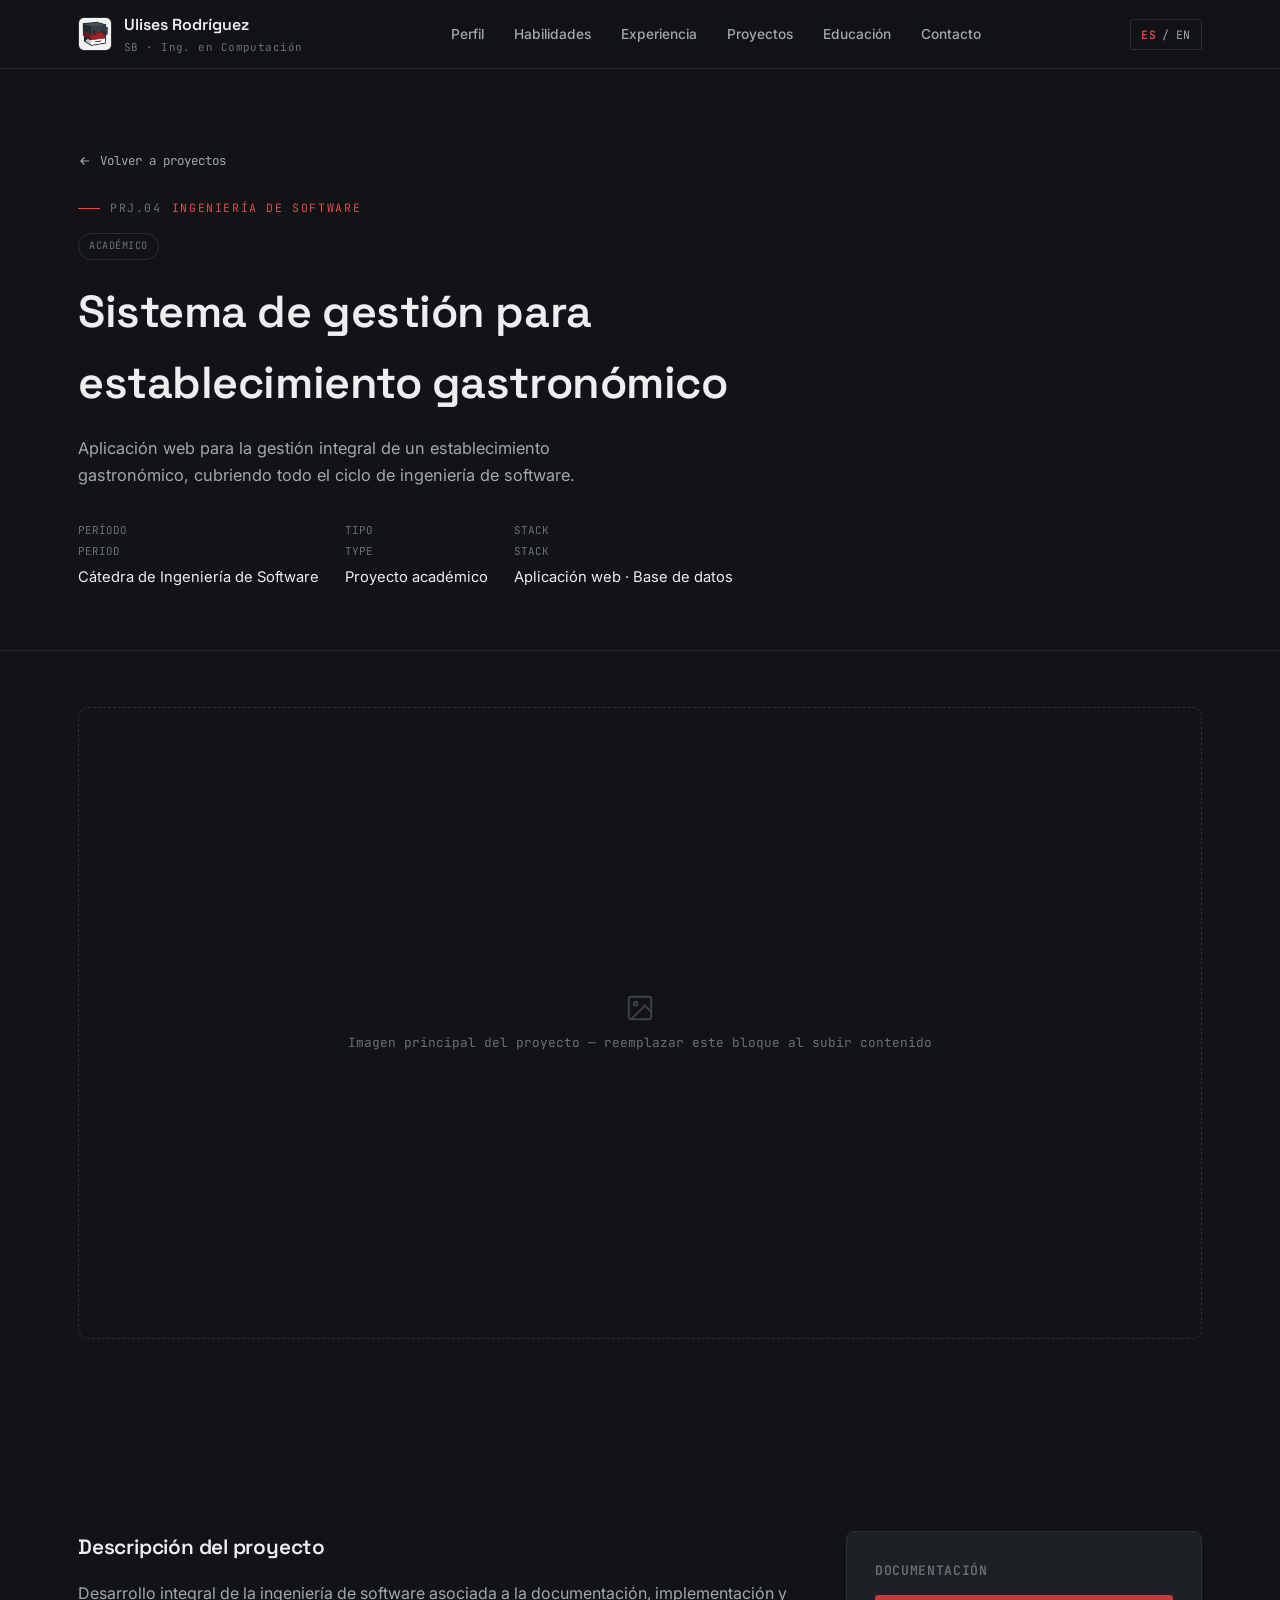
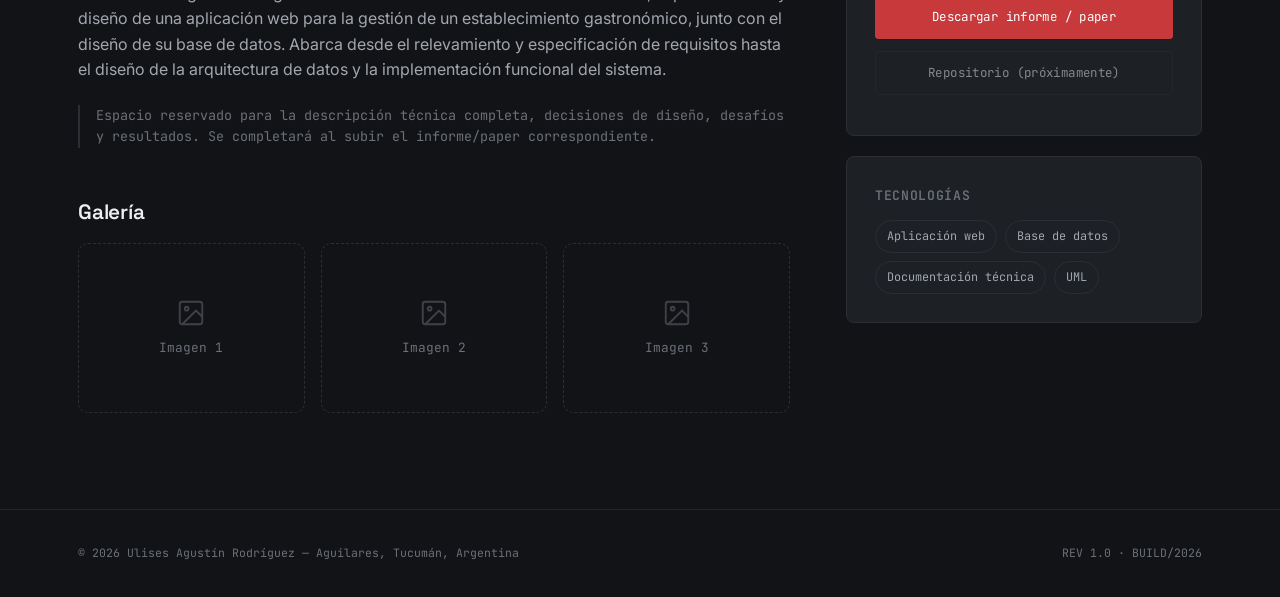
<file: proyectos/gestion-gastronomica.html>
<!DOCTYPE html>
<html lang="es" data-lang="es">
<head>
<meta charset="UTF-8">
<meta name="viewport" content="width=device-width, initial-scale=1.0">
<title>Sistema de gestión para establecimiento gastronómico — Ulises Rodríguez</title>
<meta name="description" content="Aplicación web para la gestión integral de un establecimiento gastronómico, cubriendo todo el ciclo de ingeniería de software.">
<link rel="icon" href="../assets/img/logo.png">
<link rel="stylesheet" href="../assets/css/style.css">
</head>
<body>

<!-- ============ NAV ============ -->
<nav class="nav">
  <div class="nav-inner">
    <a href="../index.html#top" class="nav-brand">
      <img src="../assets/img/logo.png" alt="Logo Ulises Rodriguez">
      <span>
        Ulises Rodríguez
        <small>SB · Ing. en Computación</small>
      </span>
    </a>
    <ul class="nav-links">
      <li><a href="../index.html#perfil" lang="es">Perfil</a><a href="../index.html#perfil" lang="en">Profile</a></li>
      <li><a href="../index.html#habilidades" lang="es">Habilidades</a><a href="../index.html#habilidades" lang="en">Skills</a></li>
      <li><a href="../index.html#experiencia" lang="es">Experiencia</a><a href="../index.html#experiencia" lang="en">Experience</a></li>
      <li><a href="../index.html#proyectos" lang="es">Proyectos</a><a href="../index.html#proyectos" lang="en">Projects</a></li>
      <li><a href="../index.html#educacion" lang="es">Educación</a><a href="../index.html#educacion" lang="en">Education</a></li>
      <li><a href="../index.html#contacto" lang="es">Contacto</a><a href="../index.html#contacto" lang="en">Contact</a></li>
    </ul>
    <div class="nav-actions">
      <button class="lang-toggle" aria-label="Cambiar idioma / Switch language">
        <span class="l-es">ES</span>/<span class="l-en">EN</span>
      </button>
      <button class="nav-toggle" aria-label="Menu">
        <span></span><span></span><span></span>
      </button>
    </div>
  </div>
</nav>

<!-- ============ PROJECT HERO ============ -->
<header class="proj-hero">
  <div class="container">
    <a href="../index.html#proyectos" class="back-link">
      <svg width="14" height="14" viewBox="0 0 24 24" fill="none" stroke="currentColor" stroke-width="2"><path d="M19 12H5M11 18l-6-6 6-6"/></svg>
      <span lang="es">Volver a proyectos</span><span lang="en">Back to projects</span>
    </a>
    <p class="eyebrow"><span class="sheet">PRJ.04</span> <span lang="es">Ingeniería de software</span><span lang="en">Software engineering</span></p>
    <span class="proj-badge academic" style="margin-bottom:16px;display:inline-block;">
      <span lang="es">Académico</span><span lang="en">Academic</span>
    </span>
    <h1 lang="es">Sistema de gestión para establecimiento gastronómico</h1>
    <h1 lang="en">Restaurant management system</h1>
    <p class="hero-desc" lang="es">Aplicación web para la gestión integral de un establecimiento gastronómico, cubriendo todo el ciclo de ingeniería de software.</p>
    <p class="hero-desc" lang="en">Web application for the end-to-end management of a food-service establishment, covering the full software-engineering lifecycle.</p>

    <div class="proj-hero-meta">
      <div class="item">
        <small lang="es">PERÍODO</small><small lang="en">PERIOD</small>
        <span>Cátedra de Ingeniería de Software</span>
      </div>
      <div class="item">
        <small lang="es">TIPO</small><small lang="en">TYPE</small>
        <span lang="es">Proyecto académico</span><span lang="en">Academic project</span>
      </div>
      <div class="item">
        <small lang="es">STACK</small><small lang="en">STACK</small>
        <span>Aplicación web · Base de datos</span>
      </div>
    </div>
  </div>
</header>

<!-- ============ MAIN MEDIA ============ -->
<section style="padding-top:56px;">
  <div class="container">
    <div class="media-placeholder reveal">
      <svg viewBox="0 0 24 24" fill="none" stroke="currentColor" stroke-width="1.5"><rect x="3" y="3" width="18" height="18" rx="2"/><circle cx="8.5" cy="8.5" r="1.5"/><path d="M21 15l-5-5L5 21"/></svg>
      <span lang="es">Imagen principal del proyecto — reemplazar este bloque al subir contenido</span>
      <span lang="en">Main project image — replace this block when uploading content</span>
    </div>
  </div>
</section>

<!-- ============ BODY ============ -->
<section>
  <div class="container proj-body">
    <div class="reveal">
      <h2 lang="es">Descripción del proyecto</h2>
      <h2 lang="en">Project description</h2>
      <p style="color:var(--text-dim);margin-bottom:22px;" lang="es">Desarrollo integral de la ingeniería de software asociada a la documentación, implementación y diseño de una aplicación web para la gestión de un establecimiento gastronómico, junto con el diseño de su base de datos. Abarca desde el relevamiento y especificación de requisitos hasta el diseño de la arquitectura de datos y la implementación funcional del sistema.</p>
      <p style="color:var(--text-dim);margin-bottom:22px;" lang="en">Full software-engineering lifecycle covering documentation, design and implementation of a web application for managing a food-service establishment, along with its database design. Spans requirements gathering and specification through to data architecture design and functional implementation.</p>
      <p class="placeholder-text" lang="es">Espacio reservado para la descripción técnica completa, decisiones de diseño, desafíos y resultados. Se completará al subir el informe/paper correspondiente.</p>
      <p class="placeholder-text" lang="en">Reserved space for the full technical write-up, design decisions, challenges and results. To be completed once the corresponding report/paper is uploaded.</p>

      <h2 style="margin-top:48px;" lang="es">Galería</h2>
      <h2 style="margin-top:48px;" lang="en">Gallery</h2>
      <div class="gallery-grid reveal">
        <div class="media-placeholder">
          <svg viewBox="0 0 24 24" fill="none" stroke="currentColor" stroke-width="1.5"><rect x="3" y="3" width="18" height="18" rx="2"/><circle cx="8.5" cy="8.5" r="1.5"/><path d="M21 15l-5-5L5 21"/></svg>
          <span lang="es">Imagen 1</span><span lang="en">Image 1</span>
        </div>
        <div class="media-placeholder">
          <svg viewBox="0 0 24 24" fill="none" stroke="currentColor" stroke-width="1.5"><rect x="3" y="3" width="18" height="18" rx="2"/><circle cx="8.5" cy="8.5" r="1.5"/><path d="M21 15l-5-5L5 21"/></svg>
          <span lang="es">Imagen 2</span><span lang="en">Image 2</span>
        </div>
        <div class="media-placeholder">
          <svg viewBox="0 0 24 24" fill="none" stroke="currentColor" stroke-width="1.5"><rect x="3" y="3" width="18" height="18" rx="2"/><circle cx="8.5" cy="8.5" r="1.5"/><path d="M21 15l-5-5L5 21"/></svg>
          <span lang="es">Imagen 3</span><span lang="en">Image 3</span>
        </div>
      </div>
    </div>

    <aside class="proj-side reveal">
      <div class="card">
        <h4 lang="es">Documentación</h4>
        <h4 lang="en">Documentation</h4>
        <a href="../assets/docs/proyectos/gestion-gastronomica.pdf" class="btn btn-primary report-btn">
          <span lang="es">Descargar informe / paper</span><span lang="en">Download report / paper</span>
        </a>
        <a href="#" class="btn report-btn" style="opacity:.5;pointer-events:none;"><span lang="es">Repositorio (próximamente)</span><span lang="en">Repository (coming soon)</span></a>
      </div>
      <div class="card">
        <h4 lang="es">Tecnologías</h4>
        <h4 lang="en">Technologies</h4>
        <div class="tags">
          <span class="tag">Aplicación web</span>
          <span class="tag">Base de datos</span>
          <span class="tag">Documentación técnica</span>
          <span class="tag">UML</span>
        </div>
      </div>
    </aside>
  </div>
</section>

<footer>
  <div class="container footer-inner">
    <span>© <span data-year></span> Ulises Agustín Rodríguez — <span lang="es">Aguilares, Tucumán, Argentina</span><span lang="en">Aguilares, Tucumán, Argentina</span></span>
    <span>REV 1.0 · BUILD/2026</span>
  </div>
</footer>

<script src="../assets/js/main.js"></script>
</body>
</html>
</file>
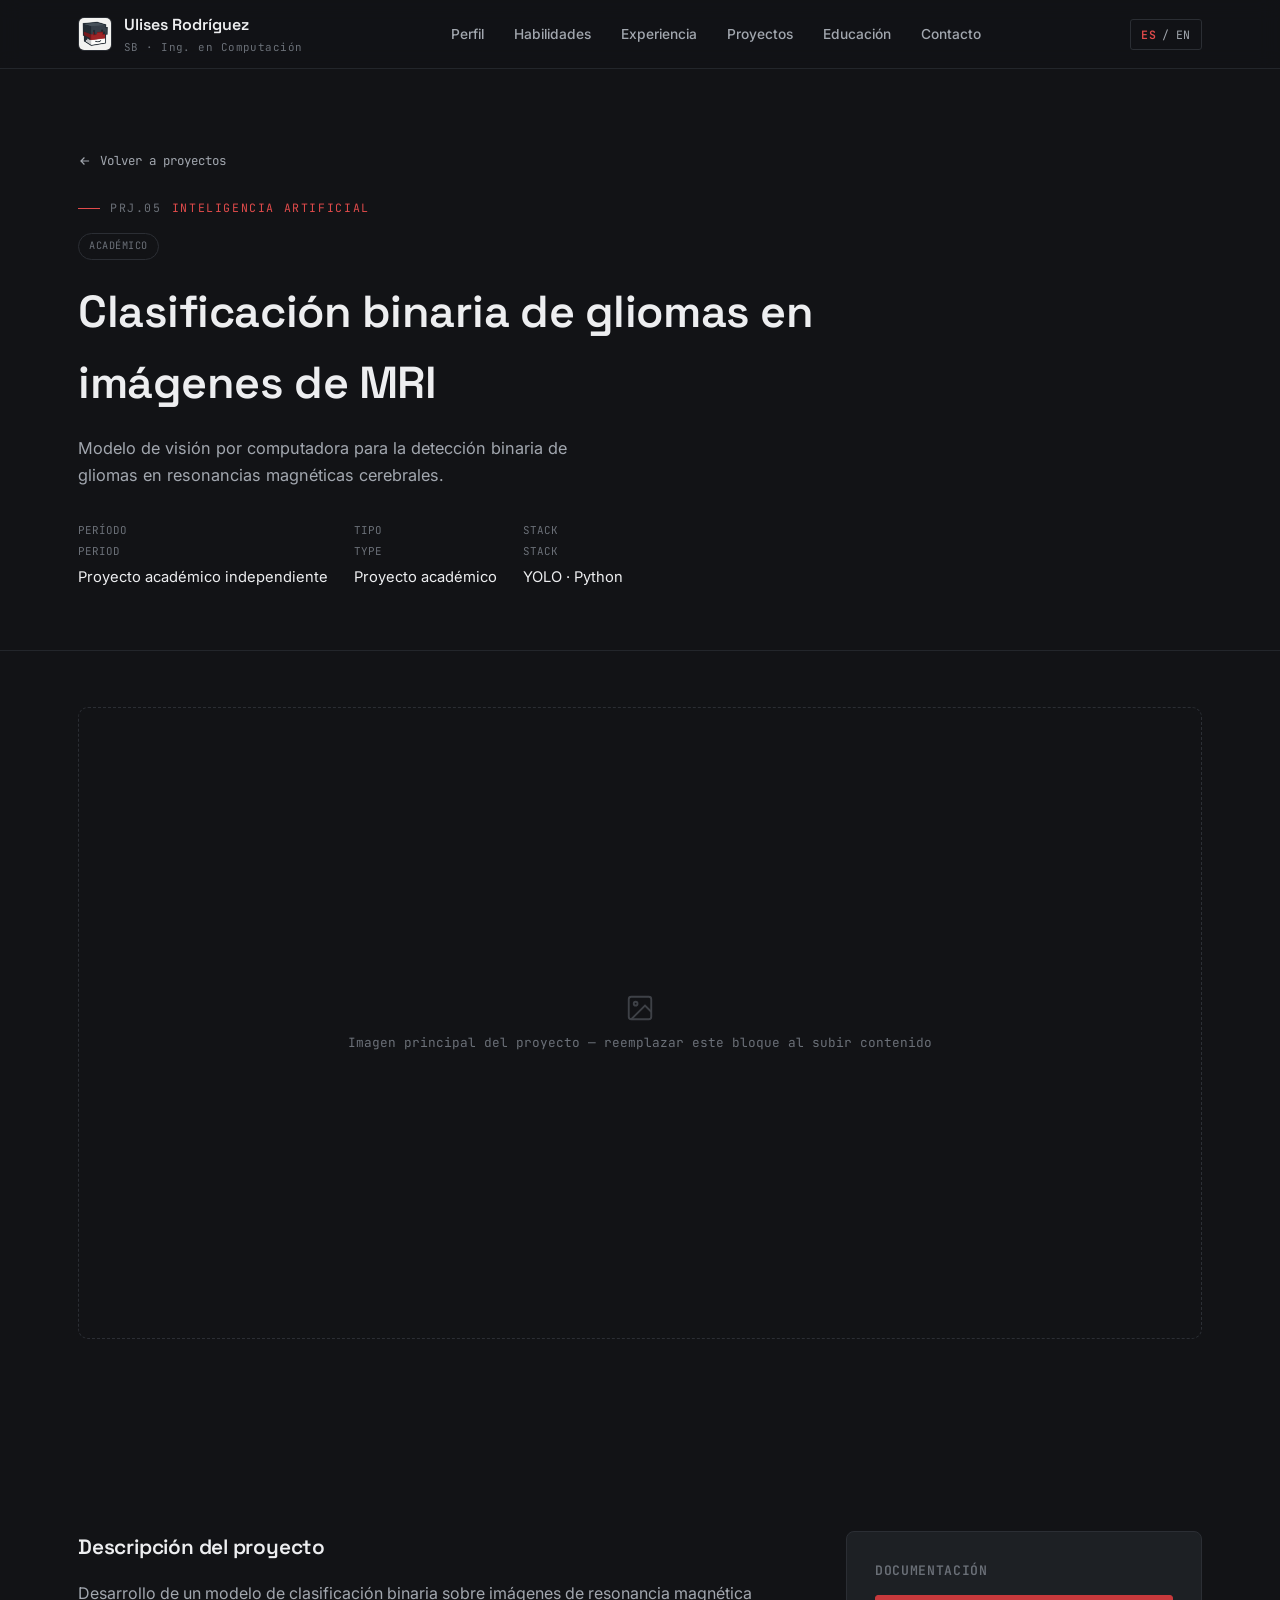
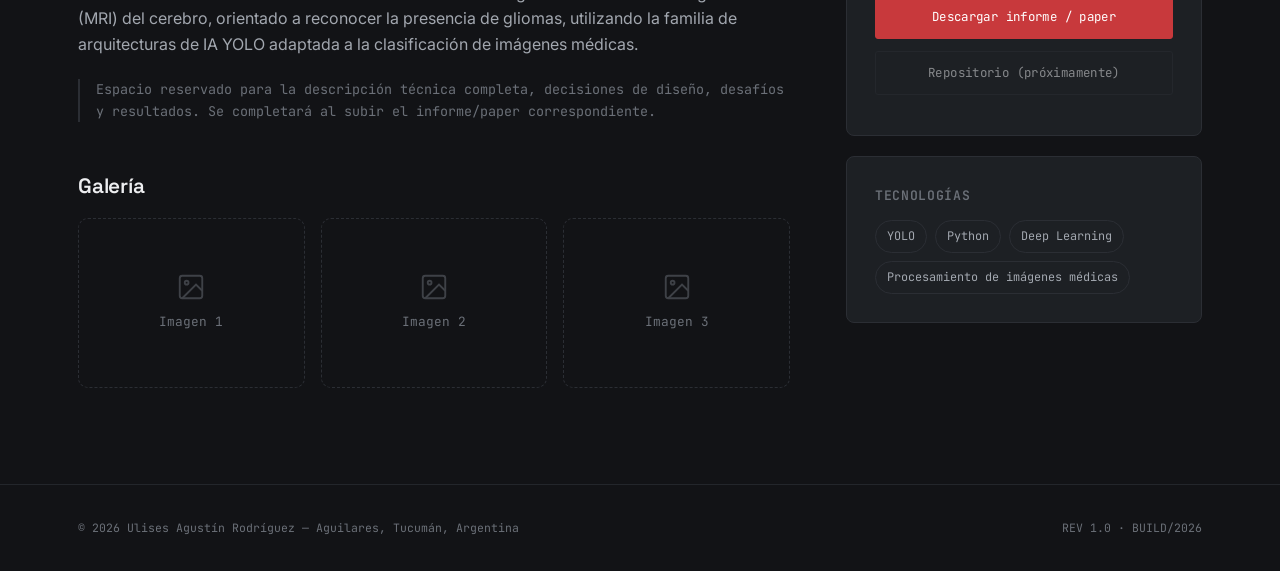
<file: proyectos/mri-glioma-yolo.html>
<!DOCTYPE html>
<html lang="es" data-lang="es">
<head>
<meta charset="UTF-8">
<meta name="viewport" content="width=device-width, initial-scale=1.0">
<title>Clasificación binaria de gliomas en imágenes de MRI — Ulises Rodríguez</title>
<meta name="description" content="Modelo de visión por computadora para la detección binaria de gliomas en resonancias magnéticas cerebrales.">
<link rel="icon" href="../assets/img/logo.png">
<link rel="stylesheet" href="../assets/css/style.css">
</head>
<body>

<!-- ============ NAV ============ -->
<nav class="nav">
  <div class="nav-inner">
    <a href="../index.html#top" class="nav-brand">
      <img src="../assets/img/logo.png" alt="Logo Ulises Rodriguez">
      <span>
        Ulises Rodríguez
        <small>SB · Ing. en Computación</small>
      </span>
    </a>
    <ul class="nav-links">
      <li><a href="../index.html#perfil" lang="es">Perfil</a><a href="../index.html#perfil" lang="en">Profile</a></li>
      <li><a href="../index.html#habilidades" lang="es">Habilidades</a><a href="../index.html#habilidades" lang="en">Skills</a></li>
      <li><a href="../index.html#experiencia" lang="es">Experiencia</a><a href="../index.html#experiencia" lang="en">Experience</a></li>
      <li><a href="../index.html#proyectos" lang="es">Proyectos</a><a href="../index.html#proyectos" lang="en">Projects</a></li>
      <li><a href="../index.html#educacion" lang="es">Educación</a><a href="../index.html#educacion" lang="en">Education</a></li>
      <li><a href="../index.html#contacto" lang="es">Contacto</a><a href="../index.html#contacto" lang="en">Contact</a></li>
    </ul>
    <div class="nav-actions">
      <button class="lang-toggle" aria-label="Cambiar idioma / Switch language">
        <span class="l-es">ES</span>/<span class="l-en">EN</span>
      </button>
      <button class="nav-toggle" aria-label="Menu">
        <span></span><span></span><span></span>
      </button>
    </div>
  </div>
</nav>

<!-- ============ PROJECT HERO ============ -->
<header class="proj-hero">
  <div class="container">
    <a href="../index.html#proyectos" class="back-link">
      <svg width="14" height="14" viewBox="0 0 24 24" fill="none" stroke="currentColor" stroke-width="2"><path d="M19 12H5M11 18l-6-6 6-6"/></svg>
      <span lang="es">Volver a proyectos</span><span lang="en">Back to projects</span>
    </a>
    <p class="eyebrow"><span class="sheet">PRJ.05</span> <span lang="es">Inteligencia artificial</span><span lang="en">Artificial intelligence</span></p>
    <span class="proj-badge academic" style="margin-bottom:16px;display:inline-block;">
      <span lang="es">Académico</span><span lang="en">Academic</span>
    </span>
    <h1 lang="es">Clasificación binaria de gliomas en imágenes de MRI</h1>
    <h1 lang="en">Binary glioma classification in brain MRI</h1>
    <p class="hero-desc" lang="es">Modelo de visión por computadora para la detección binaria de gliomas en resonancias magnéticas cerebrales.</p>
    <p class="hero-desc" lang="en">Computer-vision model for binary glioma detection in brain MRI scans.</p>

    <div class="proj-hero-meta">
      <div class="item">
        <small lang="es">PERÍODO</small><small lang="en">PERIOD</small>
        <span>Proyecto académico independiente</span>
      </div>
      <div class="item">
        <small lang="es">TIPO</small><small lang="en">TYPE</small>
        <span lang="es">Proyecto académico</span><span lang="en">Academic project</span>
      </div>
      <div class="item">
        <small lang="es">STACK</small><small lang="en">STACK</small>
        <span>YOLO · Python</span>
      </div>
    </div>
  </div>
</header>

<!-- ============ MAIN MEDIA ============ -->
<section style="padding-top:56px;">
  <div class="container">
    <div class="media-placeholder reveal">
      <svg viewBox="0 0 24 24" fill="none" stroke="currentColor" stroke-width="1.5"><rect x="3" y="3" width="18" height="18" rx="2"/><circle cx="8.5" cy="8.5" r="1.5"/><path d="M21 15l-5-5L5 21"/></svg>
      <span lang="es">Imagen principal del proyecto — reemplazar este bloque al subir contenido</span>
      <span lang="en">Main project image — replace this block when uploading content</span>
    </div>
  </div>
</section>

<!-- ============ BODY ============ -->
<section>
  <div class="container proj-body">
    <div class="reveal">
      <h2 lang="es">Descripción del proyecto</h2>
      <h2 lang="en">Project description</h2>
      <p style="color:var(--text-dim);margin-bottom:22px;" lang="es">Desarrollo de un modelo de clasificación binaria sobre imágenes de resonancia magnética (MRI) del cerebro, orientado a reconocer la presencia de gliomas, utilizando la familia de arquitecturas de IA YOLO adaptada a la clasificación de imágenes médicas.</p>
      <p style="color:var(--text-dim);margin-bottom:22px;" lang="en">Development of a binary classification model over brain magnetic resonance imaging (MRI), aimed at recognizing the presence of gliomas, using the YOLO family of AI architectures adapted for medical image classification.</p>
      <p class="placeholder-text" lang="es">Espacio reservado para la descripción técnica completa, decisiones de diseño, desafíos y resultados. Se completará al subir el informe/paper correspondiente.</p>
      <p class="placeholder-text" lang="en">Reserved space for the full technical write-up, design decisions, challenges and results. To be completed once the corresponding report/paper is uploaded.</p>

      <h2 style="margin-top:48px;" lang="es">Galería</h2>
      <h2 style="margin-top:48px;" lang="en">Gallery</h2>
      <div class="gallery-grid reveal">
        <div class="media-placeholder">
          <svg viewBox="0 0 24 24" fill="none" stroke="currentColor" stroke-width="1.5"><rect x="3" y="3" width="18" height="18" rx="2"/><circle cx="8.5" cy="8.5" r="1.5"/><path d="M21 15l-5-5L5 21"/></svg>
          <span lang="es">Imagen 1</span><span lang="en">Image 1</span>
        </div>
        <div class="media-placeholder">
          <svg viewBox="0 0 24 24" fill="none" stroke="currentColor" stroke-width="1.5"><rect x="3" y="3" width="18" height="18" rx="2"/><circle cx="8.5" cy="8.5" r="1.5"/><path d="M21 15l-5-5L5 21"/></svg>
          <span lang="es">Imagen 2</span><span lang="en">Image 2</span>
        </div>
        <div class="media-placeholder">
          <svg viewBox="0 0 24 24" fill="none" stroke="currentColor" stroke-width="1.5"><rect x="3" y="3" width="18" height="18" rx="2"/><circle cx="8.5" cy="8.5" r="1.5"/><path d="M21 15l-5-5L5 21"/></svg>
          <span lang="es">Imagen 3</span><span lang="en">Image 3</span>
        </div>
      </div>
    </div>

    <aside class="proj-side reveal">
      <div class="card">
        <h4 lang="es">Documentación</h4>
        <h4 lang="en">Documentation</h4>
        <a href="../assets/docs/proyectos/mri-glioma-yolo.pdf" class="btn btn-primary report-btn">
          <span lang="es">Descargar informe / paper</span><span lang="en">Download report / paper</span>
        </a>
        <a href="#" class="btn report-btn" style="opacity:.5;pointer-events:none;"><span lang="es">Repositorio (próximamente)</span><span lang="en">Repository (coming soon)</span></a>
      </div>
      <div class="card">
        <h4 lang="es">Tecnologías</h4>
        <h4 lang="en">Technologies</h4>
        <div class="tags">
          <span class="tag">YOLO</span>
          <span class="tag">Python</span>
          <span class="tag">Deep Learning</span>
          <span class="tag">Procesamiento de imágenes médicas</span>
        </div>
      </div>
    </aside>
  </div>
</section>

<footer>
  <div class="container footer-inner">
    <span>© <span data-year></span> Ulises Agustín Rodríguez — <span lang="es">Aguilares, Tucumán, Argentina</span><span lang="en">Aguilares, Tucumán, Argentina</span></span>
    <span>REV 1.0 · BUILD/2026</span>
  </div>
</footer>

<script src="../assets/js/main.js"></script>
</body>
</html>
</file>
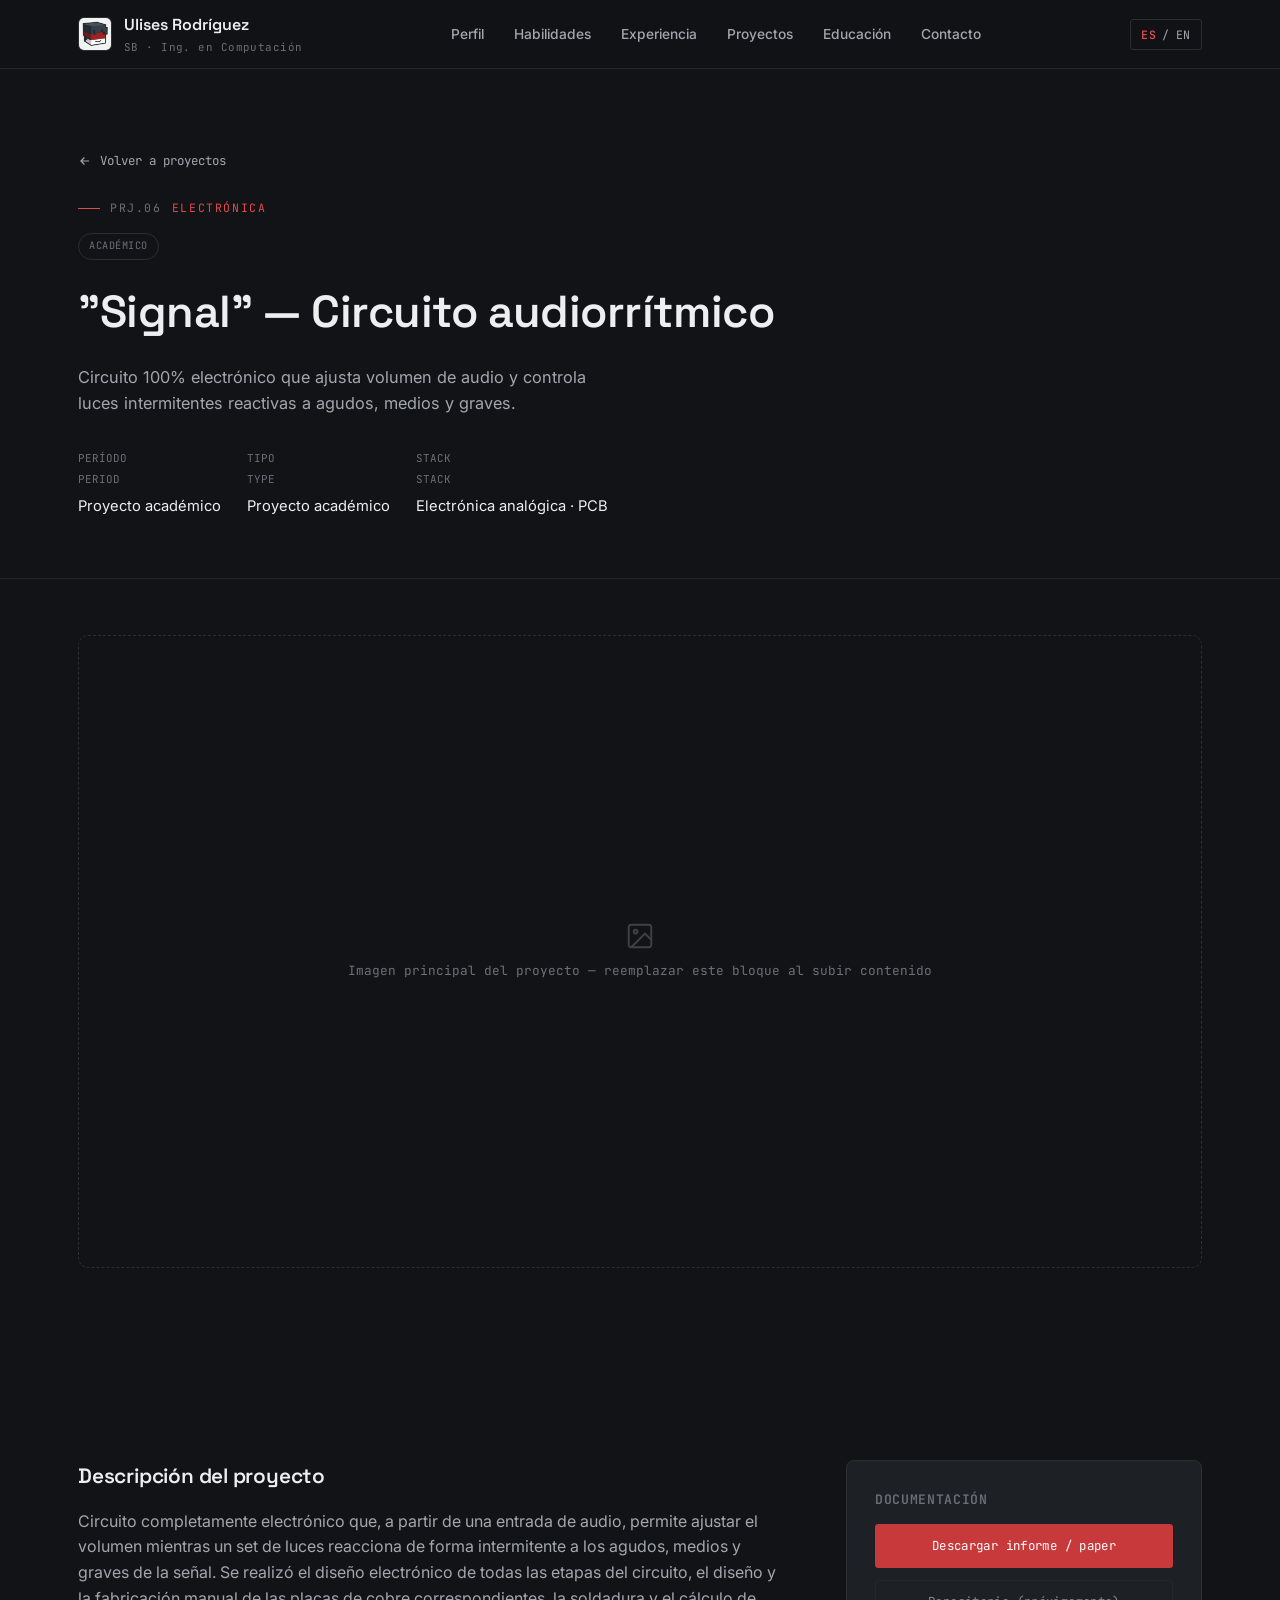
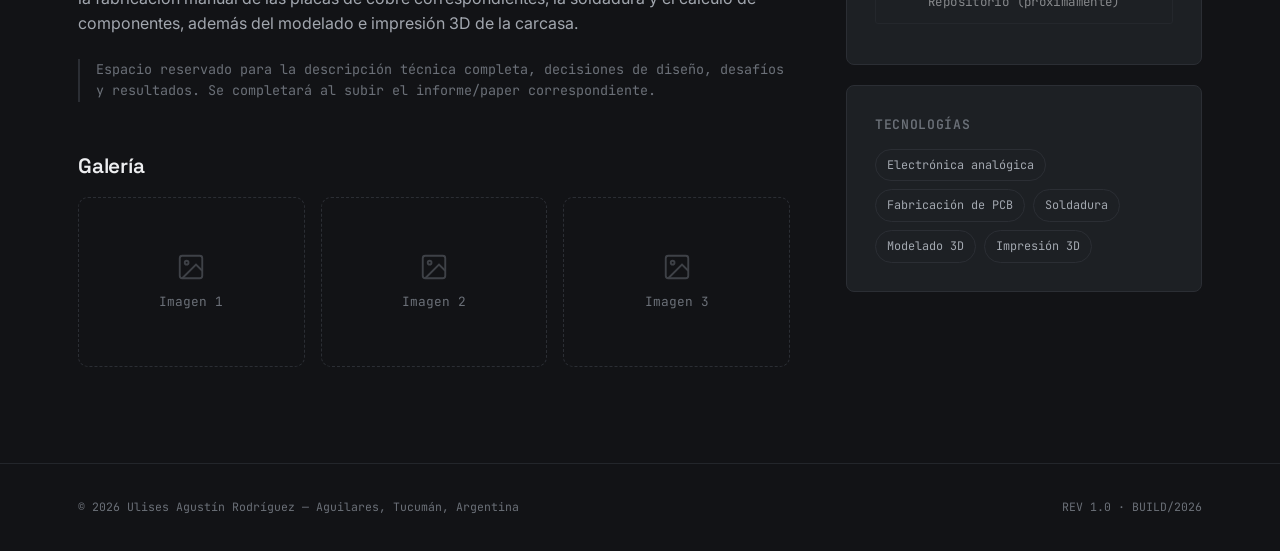
<file: proyectos/signal.html>
<!DOCTYPE html>
<html lang="es" data-lang="es">
<head>
<meta charset="UTF-8">
<meta name="viewport" content="width=device-width, initial-scale=1.0">
<title>"Signal" — Circuito audiorrítmico — Ulises Rodríguez</title>
<meta name="description" content="Circuito 100% electrónico que ajusta volumen de audio y controla luces intermitentes reactivas a agudos, medios y graves.">
<link rel="icon" href="../assets/img/logo.png">
<link rel="stylesheet" href="../assets/css/style.css">
</head>
<body>

<!-- ============ NAV ============ -->
<nav class="nav">
  <div class="nav-inner">
    <a href="../index.html#top" class="nav-brand">
      <img src="../assets/img/logo.png" alt="Logo Ulises Rodriguez">
      <span>
        Ulises Rodríguez
        <small>SB · Ing. en Computación</small>
      </span>
    </a>
    <ul class="nav-links">
      <li><a href="../index.html#perfil" lang="es">Perfil</a><a href="../index.html#perfil" lang="en">Profile</a></li>
      <li><a href="../index.html#habilidades" lang="es">Habilidades</a><a href="../index.html#habilidades" lang="en">Skills</a></li>
      <li><a href="../index.html#experiencia" lang="es">Experiencia</a><a href="../index.html#experiencia" lang="en">Experience</a></li>
      <li><a href="../index.html#proyectos" lang="es">Proyectos</a><a href="../index.html#proyectos" lang="en">Projects</a></li>
      <li><a href="../index.html#educacion" lang="es">Educación</a><a href="../index.html#educacion" lang="en">Education</a></li>
      <li><a href="../index.html#contacto" lang="es">Contacto</a><a href="../index.html#contacto" lang="en">Contact</a></li>
    </ul>
    <div class="nav-actions">
      <button class="lang-toggle" aria-label="Cambiar idioma / Switch language">
        <span class="l-es">ES</span>/<span class="l-en">EN</span>
      </button>
      <button class="nav-toggle" aria-label="Menu">
        <span></span><span></span><span></span>
      </button>
    </div>
  </div>
</nav>

<!-- ============ PROJECT HERO ============ -->
<header class="proj-hero">
  <div class="container">
    <a href="../index.html#proyectos" class="back-link">
      <svg width="14" height="14" viewBox="0 0 24 24" fill="none" stroke="currentColor" stroke-width="2"><path d="M19 12H5M11 18l-6-6 6-6"/></svg>
      <span lang="es">Volver a proyectos</span><span lang="en">Back to projects</span>
    </a>
    <p class="eyebrow"><span class="sheet">PRJ.06</span> <span lang="es">Electrónica</span><span lang="en">Electronics</span></p>
    <span class="proj-badge academic" style="margin-bottom:16px;display:inline-block;">
      <span lang="es">Académico</span><span lang="en">Academic</span>
    </span>
    <h1 lang="es">"Signal" — Circuito audiorrítmico</h1>
    <h1 lang="en">"Signal" — Audio-reactive circuit</h1>
    <p class="hero-desc" lang="es">Circuito 100% electrónico que ajusta volumen de audio y controla luces intermitentes reactivas a agudos, medios y graves.</p>
    <p class="hero-desc" lang="en">Fully electronic circuit that adjusts audio volume and drives intermittent lights reacting to highs, mids and lows.</p>

    <div class="proj-hero-meta">
      <div class="item">
        <small lang="es">PERÍODO</small><small lang="en">PERIOD</small>
        <span>Proyecto académico</span>
      </div>
      <div class="item">
        <small lang="es">TIPO</small><small lang="en">TYPE</small>
        <span lang="es">Proyecto académico</span><span lang="en">Academic project</span>
      </div>
      <div class="item">
        <small lang="es">STACK</small><small lang="en">STACK</small>
        <span>Electrónica analógica · PCB</span>
      </div>
    </div>
  </div>
</header>

<!-- ============ MAIN MEDIA ============ -->
<section style="padding-top:56px;">
  <div class="container">
    <div class="media-placeholder reveal">
      <svg viewBox="0 0 24 24" fill="none" stroke="currentColor" stroke-width="1.5"><rect x="3" y="3" width="18" height="18" rx="2"/><circle cx="8.5" cy="8.5" r="1.5"/><path d="M21 15l-5-5L5 21"/></svg>
      <span lang="es">Imagen principal del proyecto — reemplazar este bloque al subir contenido</span>
      <span lang="en">Main project image — replace this block when uploading content</span>
    </div>
  </div>
</section>

<!-- ============ BODY ============ -->
<section>
  <div class="container proj-body">
    <div class="reveal">
      <h2 lang="es">Descripción del proyecto</h2>
      <h2 lang="en">Project description</h2>
      <p style="color:var(--text-dim);margin-bottom:22px;" lang="es">Circuito completamente electrónico que, a partir de una entrada de audio, permite ajustar el volumen mientras un set de luces reacciona de forma intermitente a los agudos, medios y graves de la señal. Se realizó el diseño electrónico de todas las etapas del circuito, el diseño y la fabricación manual de las placas de cobre correspondientes, la soldadura y el cálculo de componentes, además del modelado e impresión 3D de la carcasa.</p>
      <p style="color:var(--text-dim);margin-bottom:22px;" lang="en">A fully electronic circuit that, from an audio input, allows volume adjustment while a set of lights reacts intermittently to the highs, mids and lows of the signal. The project included the electronic design of every stage of the circuit, the design and hand-fabrication of the corresponding copper boards, soldering and component calculation, plus 3D modeling and printing of the enclosure.</p>
      <p class="placeholder-text" lang="es">Espacio reservado para la descripción técnica completa, decisiones de diseño, desafíos y resultados. Se completará al subir el informe/paper correspondiente.</p>
      <p class="placeholder-text" lang="en">Reserved space for the full technical write-up, design decisions, challenges and results. To be completed once the corresponding report/paper is uploaded.</p>

      <h2 style="margin-top:48px;" lang="es">Galería</h2>
      <h2 style="margin-top:48px;" lang="en">Gallery</h2>
      <div class="gallery-grid reveal">
        <div class="media-placeholder">
          <svg viewBox="0 0 24 24" fill="none" stroke="currentColor" stroke-width="1.5"><rect x="3" y="3" width="18" height="18" rx="2"/><circle cx="8.5" cy="8.5" r="1.5"/><path d="M21 15l-5-5L5 21"/></svg>
          <span lang="es">Imagen 1</span><span lang="en">Image 1</span>
        </div>
        <div class="media-placeholder">
          <svg viewBox="0 0 24 24" fill="none" stroke="currentColor" stroke-width="1.5"><rect x="3" y="3" width="18" height="18" rx="2"/><circle cx="8.5" cy="8.5" r="1.5"/><path d="M21 15l-5-5L5 21"/></svg>
          <span lang="es">Imagen 2</span><span lang="en">Image 2</span>
        </div>
        <div class="media-placeholder">
          <svg viewBox="0 0 24 24" fill="none" stroke="currentColor" stroke-width="1.5"><rect x="3" y="3" width="18" height="18" rx="2"/><circle cx="8.5" cy="8.5" r="1.5"/><path d="M21 15l-5-5L5 21"/></svg>
          <span lang="es">Imagen 3</span><span lang="en">Image 3</span>
        </div>
      </div>
    </div>

    <aside class="proj-side reveal">
      <div class="card">
        <h4 lang="es">Documentación</h4>
        <h4 lang="en">Documentation</h4>
        <a href="../assets/docs/proyectos/signal.pdf" class="btn btn-primary report-btn">
          <span lang="es">Descargar informe / paper</span><span lang="en">Download report / paper</span>
        </a>
        <a href="#" class="btn report-btn" style="opacity:.5;pointer-events:none;"><span lang="es">Repositorio (próximamente)</span><span lang="en">Repository (coming soon)</span></a>
      </div>
      <div class="card">
        <h4 lang="es">Tecnologías</h4>
        <h4 lang="en">Technologies</h4>
        <div class="tags">
          <span class="tag">Electrónica analógica</span>
          <span class="tag">Fabricación de PCB</span>
          <span class="tag">Soldadura</span>
          <span class="tag">Modelado 3D</span>
          <span class="tag">Impresión 3D</span>
        </div>
      </div>
    </aside>
  </div>
</section>

<footer>
  <div class="container footer-inner">
    <span>© <span data-year></span> Ulises Agustín Rodríguez — <span lang="es">Aguilares, Tucumán, Argentina</span><span lang="en">Aguilares, Tucumán, Argentina</span></span>
    <span>REV 1.0 · BUILD/2026</span>
  </div>
</footer>

<script src="../assets/js/main.js"></script>
</body>
</html>
</file>
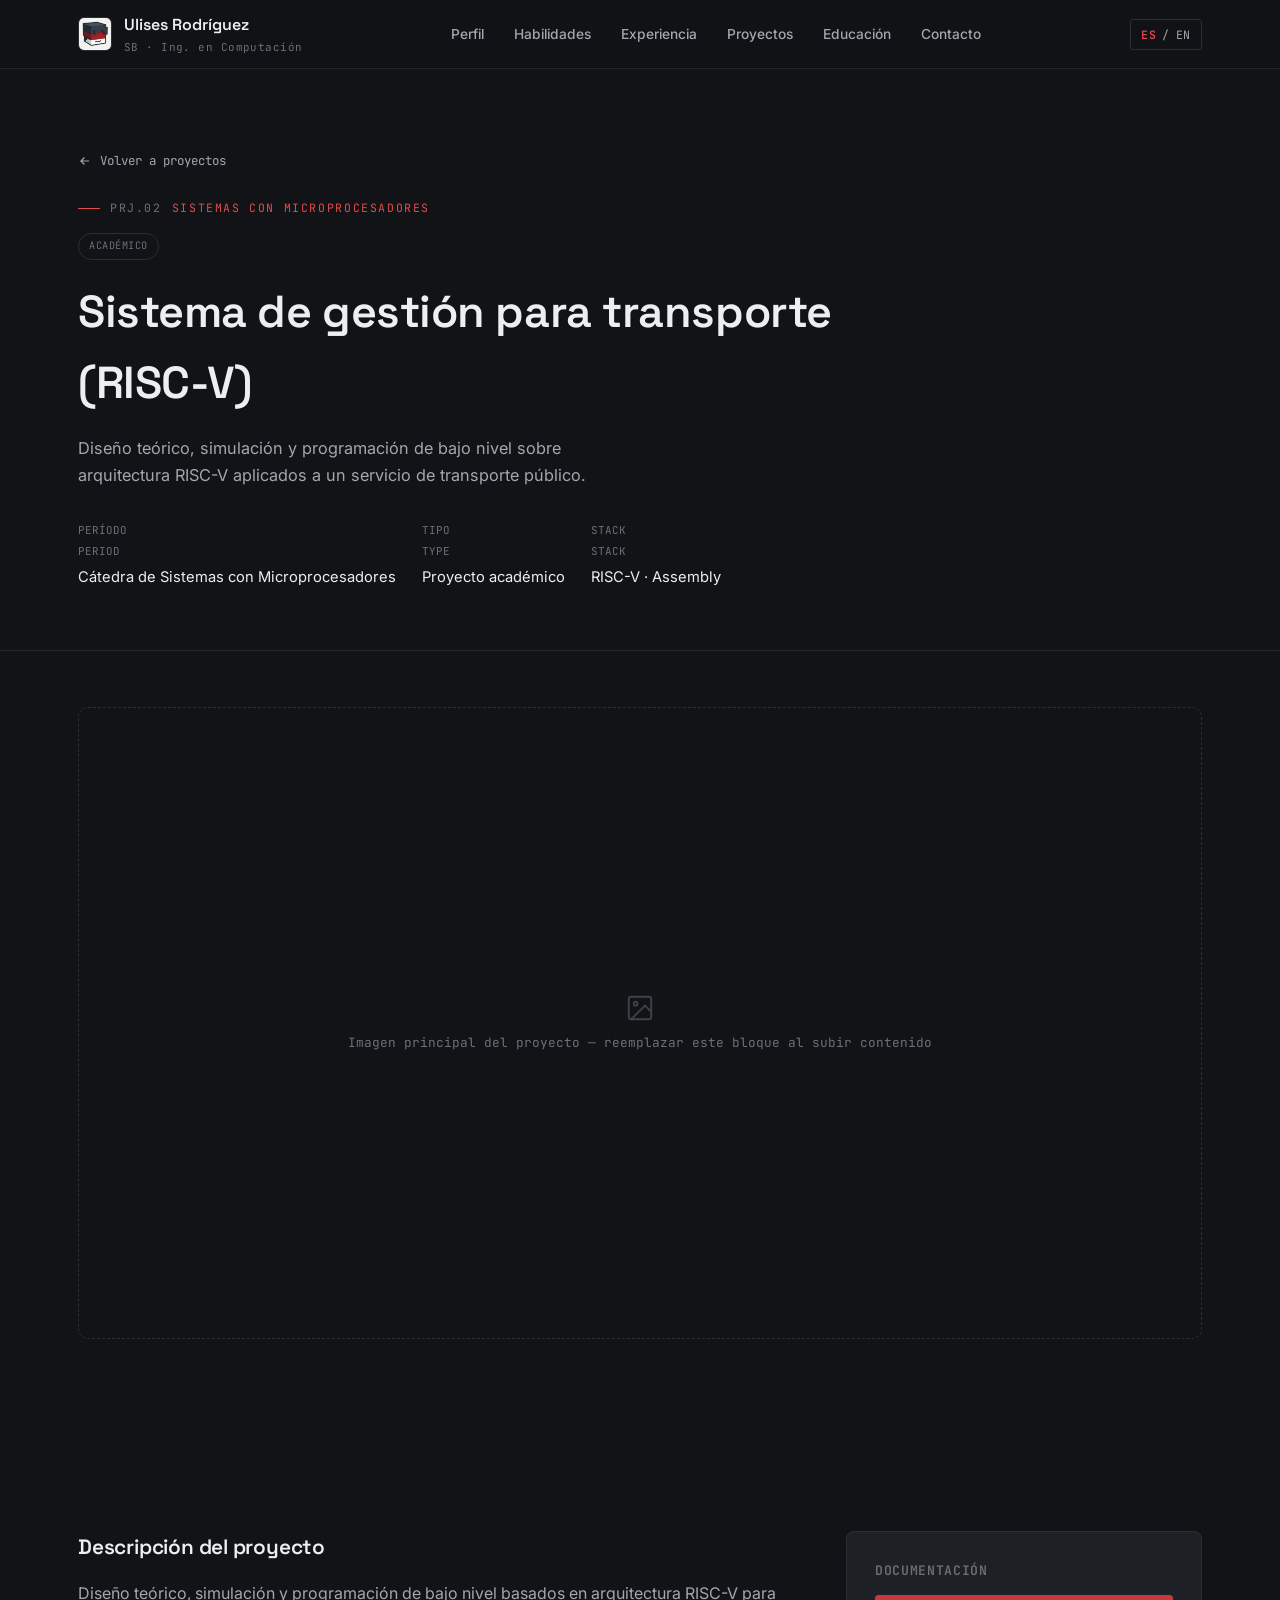
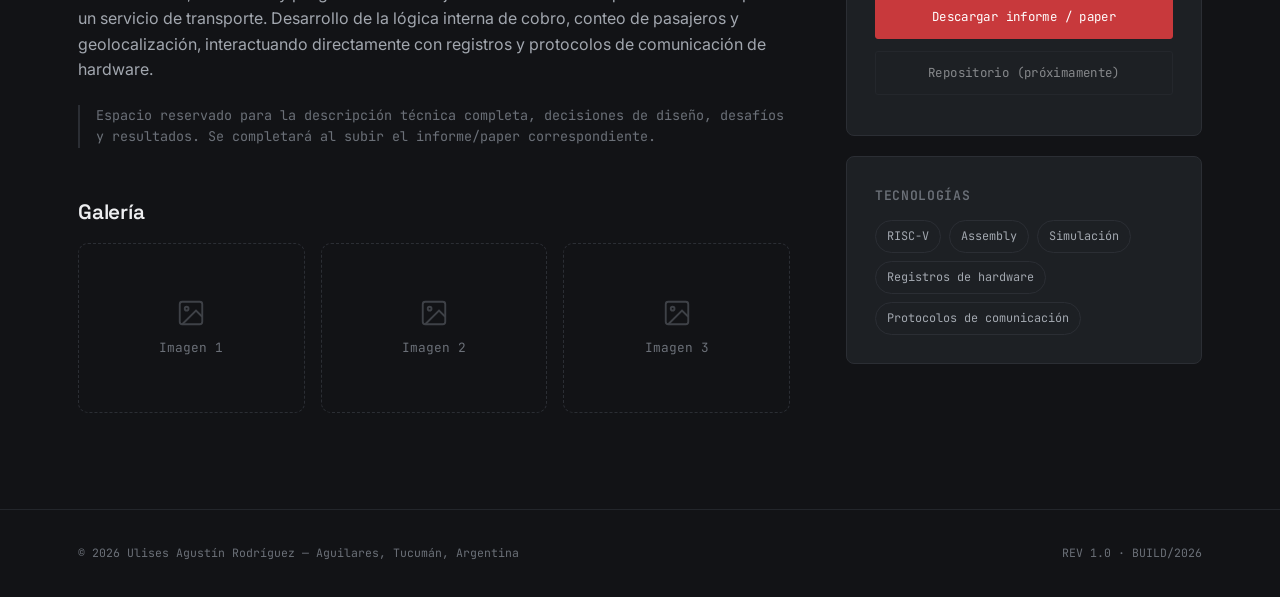
<file: proyectos/transporte-riscv.html>
<!DOCTYPE html>
<html lang="es" data-lang="es">
<head>
<meta charset="UTF-8">
<meta name="viewport" content="width=device-width, initial-scale=1.0">
<title>Sistema de gestión para transporte (RISC-V) — Ulises Rodríguez</title>
<meta name="description" content="Diseño teórico, simulación y programación de bajo nivel sobre arquitectura RISC-V aplicados a un servicio de transporte público.">
<link rel="icon" href="../assets/img/logo.png">
<link rel="stylesheet" href="../assets/css/style.css">
</head>
<body>

<!-- ============ NAV ============ -->
<nav class="nav">
  <div class="nav-inner">
    <a href="../index.html#top" class="nav-brand">
      <img src="../assets/img/logo.png" alt="Logo Ulises Rodriguez">
      <span>
        Ulises Rodríguez
        <small>SB · Ing. en Computación</small>
      </span>
    </a>
    <ul class="nav-links">
      <li><a href="../index.html#perfil" lang="es">Perfil</a><a href="../index.html#perfil" lang="en">Profile</a></li>
      <li><a href="../index.html#habilidades" lang="es">Habilidades</a><a href="../index.html#habilidades" lang="en">Skills</a></li>
      <li><a href="../index.html#experiencia" lang="es">Experiencia</a><a href="../index.html#experiencia" lang="en">Experience</a></li>
      <li><a href="../index.html#proyectos" lang="es">Proyectos</a><a href="../index.html#proyectos" lang="en">Projects</a></li>
      <li><a href="../index.html#educacion" lang="es">Educación</a><a href="../index.html#educacion" lang="en">Education</a></li>
      <li><a href="../index.html#contacto" lang="es">Contacto</a><a href="../index.html#contacto" lang="en">Contact</a></li>
    </ul>
    <div class="nav-actions">
      <button class="lang-toggle" aria-label="Cambiar idioma / Switch language">
        <span class="l-es">ES</span>/<span class="l-en">EN</span>
      </button>
      <button class="nav-toggle" aria-label="Menu">
        <span></span><span></span><span></span>
      </button>
    </div>
  </div>
</nav>

<!-- ============ PROJECT HERO ============ -->
<header class="proj-hero">
  <div class="container">
    <a href="../index.html#proyectos" class="back-link">
      <svg width="14" height="14" viewBox="0 0 24 24" fill="none" stroke="currentColor" stroke-width="2"><path d="M19 12H5M11 18l-6-6 6-6"/></svg>
      <span lang="es">Volver a proyectos</span><span lang="en">Back to projects</span>
    </a>
    <p class="eyebrow"><span class="sheet">PRJ.02</span> <span lang="es">Sistemas con microprocesadores</span><span lang="en">Microprocessor systems</span></p>
    <span class="proj-badge academic" style="margin-bottom:16px;display:inline-block;">
      <span lang="es">Académico</span><span lang="en">Academic</span>
    </span>
    <h1 lang="es">Sistema de gestión para transporte (RISC-V)</h1>
    <h1 lang="en">Transit fare-management system (RISC-V)</h1>
    <p class="hero-desc" lang="es">Diseño teórico, simulación y programación de bajo nivel sobre arquitectura RISC-V aplicados a un servicio de transporte público.</p>
    <p class="hero-desc" lang="en">Theoretical design, simulation and low-level programming on RISC-V architecture applied to a public-transit service.</p>

    <div class="proj-hero-meta">
      <div class="item">
        <small lang="es">PERÍODO</small><small lang="en">PERIOD</small>
        <span>Cátedra de Sistemas con Microprocesadores</span>
      </div>
      <div class="item">
        <small lang="es">TIPO</small><small lang="en">TYPE</small>
        <span lang="es">Proyecto académico</span><span lang="en">Academic project</span>
      </div>
      <div class="item">
        <small lang="es">STACK</small><small lang="en">STACK</small>
        <span>RISC-V · Assembly</span>
      </div>
    </div>
  </div>
</header>

<!-- ============ MAIN MEDIA ============ -->
<section style="padding-top:56px;">
  <div class="container">
    <div class="media-placeholder reveal">
      <svg viewBox="0 0 24 24" fill="none" stroke="currentColor" stroke-width="1.5"><rect x="3" y="3" width="18" height="18" rx="2"/><circle cx="8.5" cy="8.5" r="1.5"/><path d="M21 15l-5-5L5 21"/></svg>
      <span lang="es">Imagen principal del proyecto — reemplazar este bloque al subir contenido</span>
      <span lang="en">Main project image — replace this block when uploading content</span>
    </div>
  </div>
</section>

<!-- ============ BODY ============ -->
<section>
  <div class="container proj-body">
    <div class="reveal">
      <h2 lang="es">Descripción del proyecto</h2>
      <h2 lang="en">Project description</h2>
      <p style="color:var(--text-dim);margin-bottom:22px;" lang="es">Diseño teórico, simulación y programación de bajo nivel basados en arquitectura RISC-V para un servicio de transporte. Desarrollo de la lógica interna de cobro, conteo de pasajeros y geolocalización, interactuando directamente con registros y protocolos de comunicación de hardware.</p>
      <p style="color:var(--text-dim);margin-bottom:22px;" lang="en">Theoretical design, simulation and low-level programming based on RISC-V architecture for a transit service. Development of the internal fare-collection logic, passenger counting and geolocation, interacting directly with hardware registers and communication protocols.</p>
      <p class="placeholder-text" lang="es">Espacio reservado para la descripción técnica completa, decisiones de diseño, desafíos y resultados. Se completará al subir el informe/paper correspondiente.</p>
      <p class="placeholder-text" lang="en">Reserved space for the full technical write-up, design decisions, challenges and results. To be completed once the corresponding report/paper is uploaded.</p>

      <h2 style="margin-top:48px;" lang="es">Galería</h2>
      <h2 style="margin-top:48px;" lang="en">Gallery</h2>
      <div class="gallery-grid reveal">
        <div class="media-placeholder">
          <svg viewBox="0 0 24 24" fill="none" stroke="currentColor" stroke-width="1.5"><rect x="3" y="3" width="18" height="18" rx="2"/><circle cx="8.5" cy="8.5" r="1.5"/><path d="M21 15l-5-5L5 21"/></svg>
          <span lang="es">Imagen 1</span><span lang="en">Image 1</span>
        </div>
        <div class="media-placeholder">
          <svg viewBox="0 0 24 24" fill="none" stroke="currentColor" stroke-width="1.5"><rect x="3" y="3" width="18" height="18" rx="2"/><circle cx="8.5" cy="8.5" r="1.5"/><path d="M21 15l-5-5L5 21"/></svg>
          <span lang="es">Imagen 2</span><span lang="en">Image 2</span>
        </div>
        <div class="media-placeholder">
          <svg viewBox="0 0 24 24" fill="none" stroke="currentColor" stroke-width="1.5"><rect x="3" y="3" width="18" height="18" rx="2"/><circle cx="8.5" cy="8.5" r="1.5"/><path d="M21 15l-5-5L5 21"/></svg>
          <span lang="es">Imagen 3</span><span lang="en">Image 3</span>
        </div>
      </div>
    </div>

    <aside class="proj-side reveal">
      <div class="card">
        <h4 lang="es">Documentación</h4>
        <h4 lang="en">Documentation</h4>
        <a href="../assets/docs/proyectos/transporte-riscv.pdf" class="btn btn-primary report-btn">
          <span lang="es">Descargar informe / paper</span><span lang="en">Download report / paper</span>
        </a>
        <a href="#" class="btn report-btn" style="opacity:.5;pointer-events:none;"><span lang="es">Repositorio (próximamente)</span><span lang="en">Repository (coming soon)</span></a>
      </div>
      <div class="card">
        <h4 lang="es">Tecnologías</h4>
        <h4 lang="en">Technologies</h4>
        <div class="tags">
          <span class="tag">RISC-V</span>
          <span class="tag">Assembly</span>
          <span class="tag">Simulación</span>
          <span class="tag">Registros de hardware</span>
          <span class="tag">Protocolos de comunicación</span>
        </div>
      </div>
    </aside>
  </div>
</section>

<footer>
  <div class="container footer-inner">
    <span>© <span data-year></span> Ulises Agustín Rodríguez — <span lang="es">Aguilares, Tucumán, Argentina</span><span lang="en">Aguilares, Tucumán, Argentina</span></span>
    <span>REV 1.0 · BUILD/2026</span>
  </div>
</footer>

<script src="../assets/js/main.js"></script>
</body>
</html>
</file>
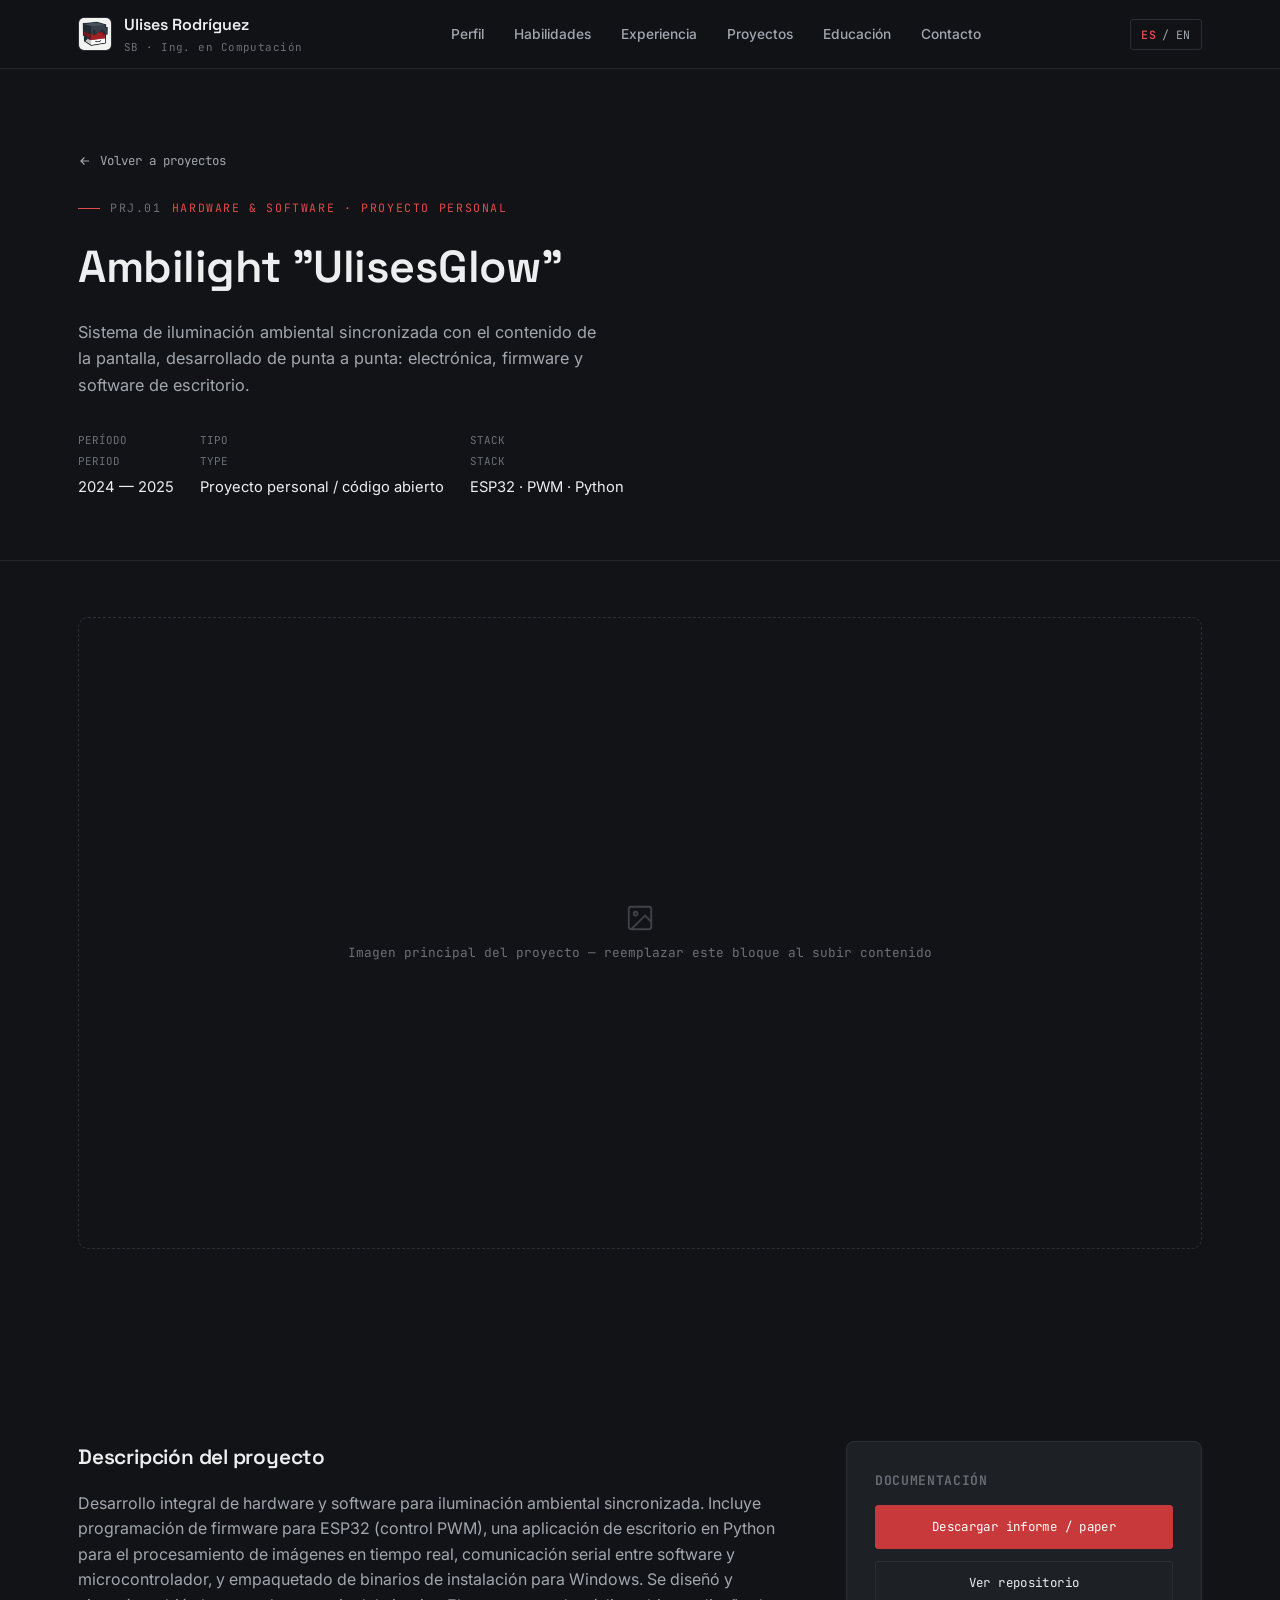
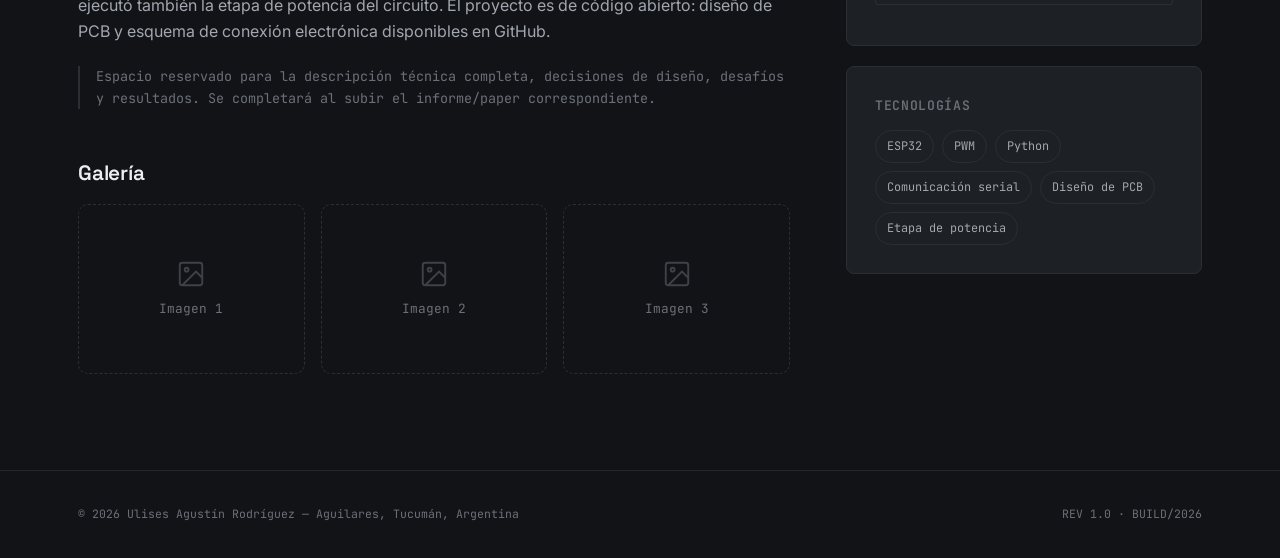
<file: proyectos/ulisesglow.html>
<!DOCTYPE html>
<html lang="es" data-lang="es">
<head>
<meta charset="UTF-8">
<meta name="viewport" content="width=device-width, initial-scale=1.0">
<title>Ambilight "UlisesGlow" — Ulises Rodríguez</title>
<meta name="description" content="Sistema de iluminación ambiental sincronizada con el contenido de la pantalla, desarrollado de punta a punta: electrónica, firmware y software de escritorio.">
<link rel="icon" href="../assets/img/logo.png">
<link rel="stylesheet" href="../assets/css/style.css">
</head>
<body>

<!-- ============ NAV ============ -->
<nav class="nav">
  <div class="nav-inner">
    <a href="../index.html#top" class="nav-brand">
      <img src="../assets/img/logo.png" alt="Logo Ulises Rodriguez">
      <span>
        Ulises Rodríguez
        <small>SB · Ing. en Computación</small>
      </span>
    </a>
    <ul class="nav-links">
      <li><a href="../index.html#perfil" lang="es">Perfil</a><a href="../index.html#perfil" lang="en">Profile</a></li>
      <li><a href="../index.html#habilidades" lang="es">Habilidades</a><a href="../index.html#habilidades" lang="en">Skills</a></li>
      <li><a href="../index.html#experiencia" lang="es">Experiencia</a><a href="../index.html#experiencia" lang="en">Experience</a></li>
      <li><a href="../index.html#proyectos" lang="es">Proyectos</a><a href="../index.html#proyectos" lang="en">Projects</a></li>
      <li><a href="../index.html#educacion" lang="es">Educación</a><a href="../index.html#educacion" lang="en">Education</a></li>
      <li><a href="../index.html#contacto" lang="es">Contacto</a><a href="../index.html#contacto" lang="en">Contact</a></li>
    </ul>
    <div class="nav-actions">
      <button class="lang-toggle" aria-label="Cambiar idioma / Switch language">
        <span class="l-es">ES</span>/<span class="l-en">EN</span>
      </button>
      <button class="nav-toggle" aria-label="Menu">
        <span></span><span></span><span></span>
      </button>
    </div>
  </div>
</nav>

<!-- ============ PROJECT HERO ============ -->
<header class="proj-hero">
  <div class="container">
    <a href="../index.html#proyectos" class="back-link">
      <svg width="14" height="14" viewBox="0 0 24 24" fill="none" stroke="currentColor" stroke-width="2"><path d="M19 12H5M11 18l-6-6 6-6"/></svg>
      <span lang="es">Volver a proyectos</span><span lang="en">Back to projects</span>
    </a>
    <p class="eyebrow"><span class="sheet">PRJ.01</span> <span lang="es">Hardware &amp; software · Proyecto personal</span><span lang="en">Hardware &amp; software · Personal project</span></p>
    <h1 lang="es">Ambilight "UlisesGlow"</h1>
    <h1 lang="en">Ambilight "UlisesGlow"</h1>
    <p class="hero-desc" lang="es">Sistema de iluminación ambiental sincronizada con el contenido de la pantalla, desarrollado de punta a punta: electrónica, firmware y software de escritorio.</p>
    <p class="hero-desc" lang="en">Ambient lighting system synchronized to on-screen content, developed end to end: electronics, firmware and desktop software.</p>

    <div class="proj-hero-meta">
      <div class="item">
        <small lang="es">PERÍODO</small><small lang="en">PERIOD</small>
        <span>2024 — 2025</span>
      </div>
      <div class="item">
        <small lang="es">TIPO</small><small lang="en">TYPE</small>
        <span lang="es">Proyecto personal / código abierto</span><span lang="en">Personal project / open source</span>
      </div>
      <div class="item">
        <small lang="es">STACK</small><small lang="en">STACK</small>
        <span>ESP32 · PWM · Python</span>
      </div>
    </div>
  </div>
</header>

<!-- ============ MAIN MEDIA ============ -->
<section style="padding-top:56px;">
  <div class="container">
    <div class="media-placeholder reveal">
      <svg viewBox="0 0 24 24" fill="none" stroke="currentColor" stroke-width="1.5"><rect x="3" y="3" width="18" height="18" rx="2"/><circle cx="8.5" cy="8.5" r="1.5"/><path d="M21 15l-5-5L5 21"/></svg>
      <span lang="es">Imagen principal del proyecto — reemplazar este bloque al subir contenido</span>
      <span lang="en">Main project image — replace this block when uploading content</span>
    </div>
  </div>
</section>

<!-- ============ BODY ============ -->
<section>
  <div class="container proj-body">
    <div class="reveal">
      <h2 lang="es">Descripción del proyecto</h2>
      <h2 lang="en">Project description</h2>
      <p style="color:var(--text-dim);margin-bottom:22px;" lang="es">Desarrollo integral de hardware y software para iluminación ambiental sincronizada. Incluye programación de firmware para ESP32 (control PWM), una aplicación de escritorio en Python para el procesamiento de imágenes en tiempo real, comunicación serial entre software y microcontrolador, y empaquetado de binarios de instalación para Windows. Se diseñó y ejecutó también la etapa de potencia del circuito. El proyecto es de código abierto: diseño de PCB y esquema de conexión electrónica disponibles en GitHub.</p>
      <p style="color:var(--text-dim);margin-bottom:22px;" lang="en">End-to-end hardware and software development for synchronized ambient lighting. Includes ESP32 firmware programming (PWM control), a Python desktop application for real-time image processing, serial communication between software and microcontroller, and packaged Windows installers. The circuit's power stage was also designed and built in-house. The project is open source: PCB design and wiring schematics are available on GitHub.</p>
      <p class="placeholder-text" lang="es">Espacio reservado para la descripción técnica completa, decisiones de diseño, desafíos y resultados. Se completará al subir el informe/paper correspondiente.</p>
      <p class="placeholder-text" lang="en">Reserved space for the full technical write-up, design decisions, challenges and results. To be completed once the corresponding report/paper is uploaded.</p>

      <h2 style="margin-top:48px;" lang="es">Galería</h2>
      <h2 style="margin-top:48px;" lang="en">Gallery</h2>
      <div class="gallery-grid reveal">
        <div class="media-placeholder">
          <svg viewBox="0 0 24 24" fill="none" stroke="currentColor" stroke-width="1.5"><rect x="3" y="3" width="18" height="18" rx="2"/><circle cx="8.5" cy="8.5" r="1.5"/><path d="M21 15l-5-5L5 21"/></svg>
          <span lang="es">Imagen 1</span><span lang="en">Image 1</span>
        </div>
        <div class="media-placeholder">
          <svg viewBox="0 0 24 24" fill="none" stroke="currentColor" stroke-width="1.5"><rect x="3" y="3" width="18" height="18" rx="2"/><circle cx="8.5" cy="8.5" r="1.5"/><path d="M21 15l-5-5L5 21"/></svg>
          <span lang="es">Imagen 2</span><span lang="en">Image 2</span>
        </div>
        <div class="media-placeholder">
          <svg viewBox="0 0 24 24" fill="none" stroke="currentColor" stroke-width="1.5"><rect x="3" y="3" width="18" height="18" rx="2"/><circle cx="8.5" cy="8.5" r="1.5"/><path d="M21 15l-5-5L5 21"/></svg>
          <span lang="es">Imagen 3</span><span lang="en">Image 3</span>
        </div>
      </div>
    </div>

    <aside class="proj-side reveal">
      <div class="card">
        <h4 lang="es">Documentación</h4>
        <h4 lang="en">Documentation</h4>
        <a href="../assets/docs/proyectos/ulisesglow.pdf" class="btn btn-primary report-btn">
          <span lang="es">Descargar informe / paper</span><span lang="en">Download report / paper</span>
        </a>
        <a href="https://github.com/UlisesSB" target="_blank" rel="noopener" class="btn report-btn"><span lang="es">Ver repositorio</span><span lang="en">View repository</span></a>
      </div>
      <div class="card">
        <h4 lang="es">Tecnologías</h4>
        <h4 lang="en">Technologies</h4>
        <div class="tags">
          <span class="tag">ESP32</span>
          <span class="tag">PWM</span>
          <span class="tag">Python</span>
          <span class="tag">Comunicación serial</span>
          <span class="tag">Diseño de PCB</span>
          <span class="tag">Etapa de potencia</span>
        </div>
      </div>
    </aside>
  </div>
</section>

<footer>
  <div class="container footer-inner">
    <span>© <span data-year></span> Ulises Agustín Rodríguez — <span lang="es">Aguilares, Tucumán, Argentina</span><span lang="en">Aguilares, Tucumán, Argentina</span></span>
    <span>REV 1.0 · BUILD/2026</span>
  </div>
</footer>

<script src="../assets/js/main.js"></script>
</body>
</html>
</file>
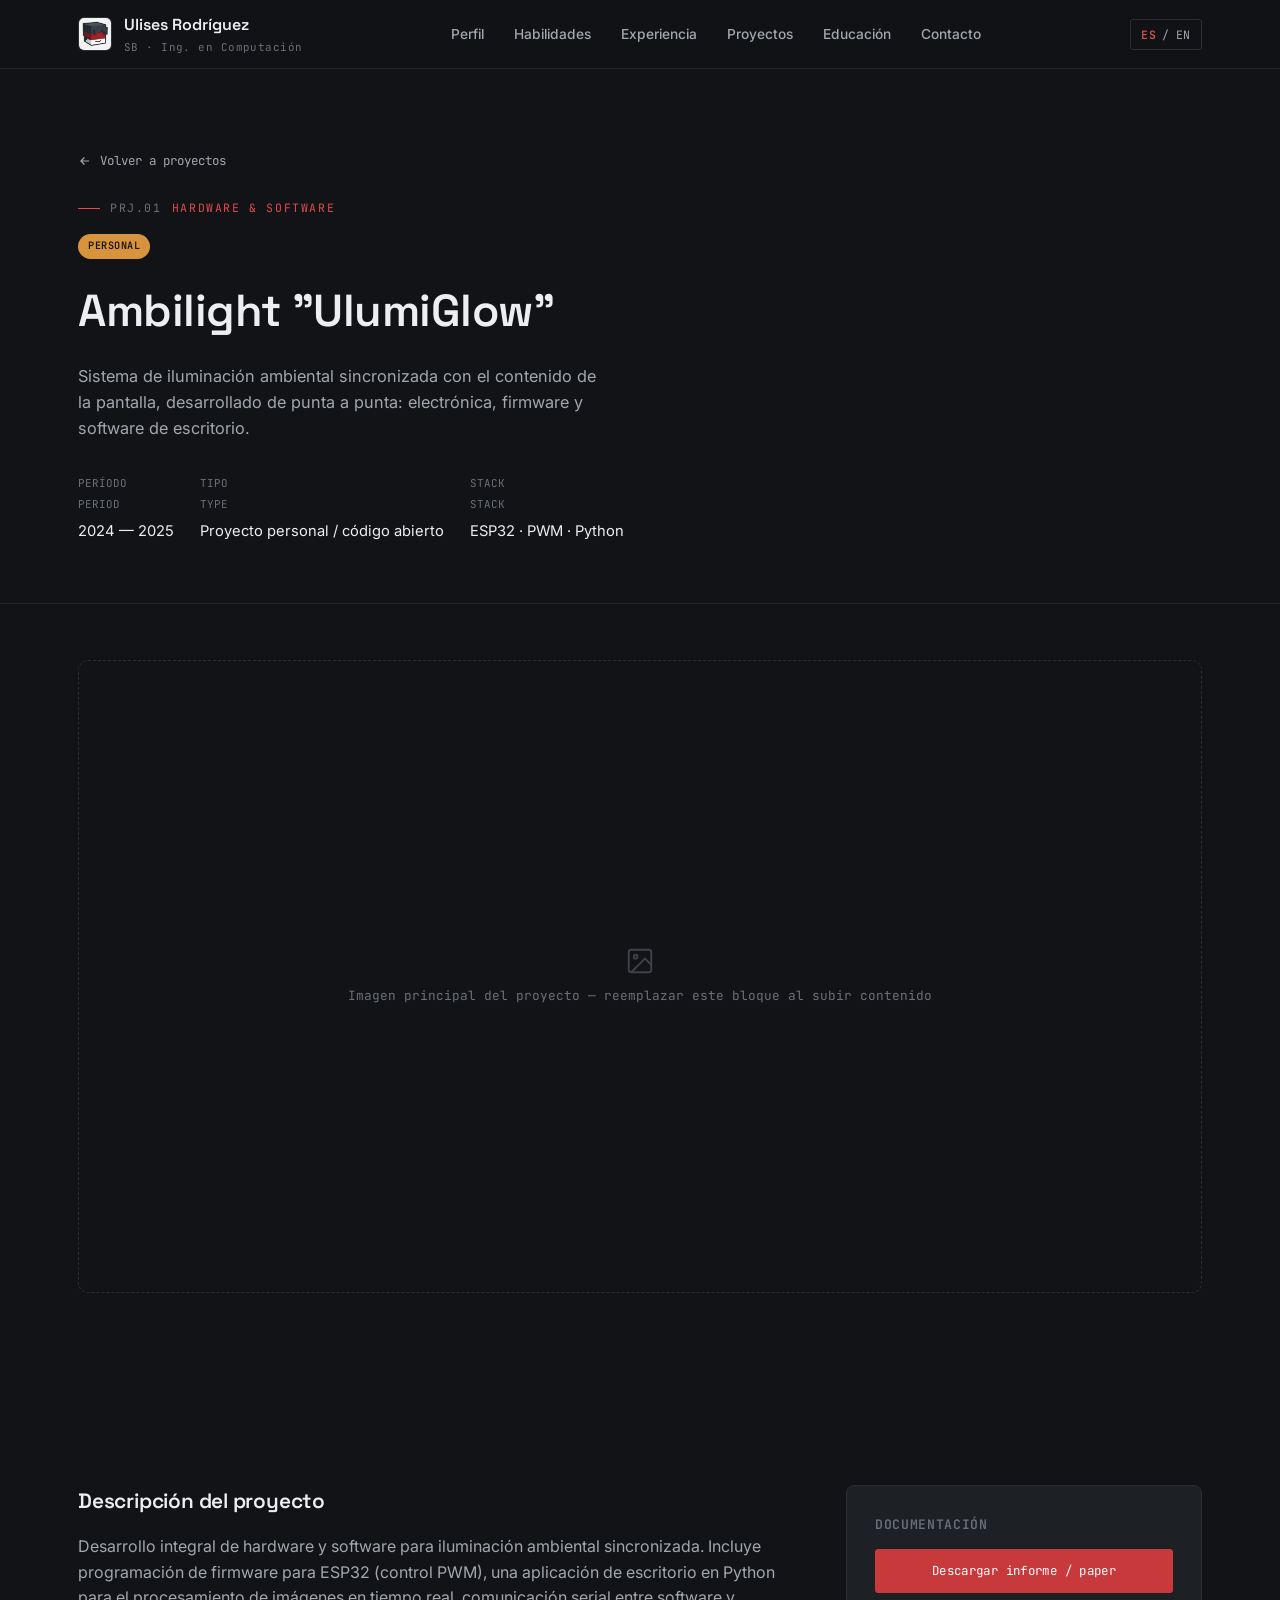
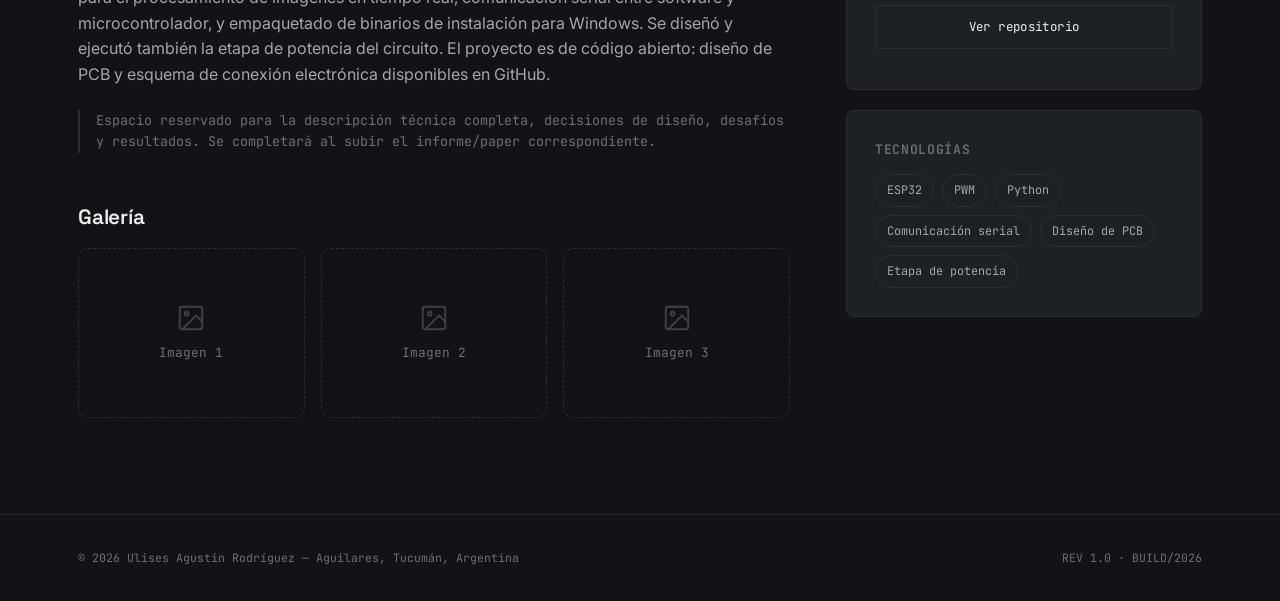
<file: proyectos/ulumiglow.html>
<!DOCTYPE html>
<html lang="es" data-lang="es">
<head>
<meta charset="UTF-8">
<meta name="viewport" content="width=device-width, initial-scale=1.0">
<title>Ambilight "UlumiGlow" — Ulises Rodríguez</title>
<meta name="description" content="Sistema de iluminación ambiental sincronizada con el contenido de la pantalla, desarrollado de punta a punta: electrónica, firmware y software de escritorio.">
<link rel="icon" href="../assets/img/logo.png">
<link rel="stylesheet" href="../assets/css/style.css">
</head>
<body>

<!-- ============ NAV ============ -->
<nav class="nav">
  <div class="nav-inner">
    <a href="../index.html#top" class="nav-brand">
      <img src="../assets/img/logo.png" alt="Logo Ulises Rodriguez">
      <span>
        Ulises Rodríguez
        <small>SB · Ing. en Computación</small>
      </span>
    </a>
    <ul class="nav-links">
      <li><a href="../index.html#perfil" lang="es">Perfil</a><a href="../index.html#perfil" lang="en">Profile</a></li>
      <li><a href="../index.html#habilidades" lang="es">Habilidades</a><a href="../index.html#habilidades" lang="en">Skills</a></li>
      <li><a href="../index.html#experiencia" lang="es">Experiencia</a><a href="../index.html#experiencia" lang="en">Experience</a></li>
      <li><a href="../index.html#proyectos" lang="es">Proyectos</a><a href="../index.html#proyectos" lang="en">Projects</a></li>
      <li><a href="../index.html#educacion" lang="es">Educación</a><a href="../index.html#educacion" lang="en">Education</a></li>
      <li><a href="../index.html#contacto" lang="es">Contacto</a><a href="../index.html#contacto" lang="en">Contact</a></li>
    </ul>
    <div class="nav-actions">
      <button class="lang-toggle" aria-label="Cambiar idioma / Switch language">
        <span class="l-es">ES</span>/<span class="l-en">EN</span>
      </button>
      <button class="nav-toggle" aria-label="Menu">
        <span></span><span></span><span></span>
      </button>
    </div>
  </div>
</nav>

<!-- ============ PROJECT HERO ============ -->
<header class="proj-hero">
  <div class="container">
    <a href="../index.html#proyectos" class="back-link">
      <svg width="14" height="14" viewBox="0 0 24 24" fill="none" stroke="currentColor" stroke-width="2"><path d="M19 12H5M11 18l-6-6 6-6"/></svg>
      <span lang="es">Volver a proyectos</span><span lang="en">Back to projects</span>
    </a>
    <p class="eyebrow"><span class="sheet">PRJ.01</span> <span lang="es">Hardware &amp; software</span><span lang="en">Hardware &amp; software</span></p>
    <span class="proj-badge personal" style="margin-bottom:16px;display:inline-block;">
      <span lang="es">Personal</span><span lang="en">Personal</span>
    </span>
    <h1 lang="es">Ambilight "UlumiGlow"</h1>
    <h1 lang="en">Ambilight "UlumiGlow"</h1>
    <p class="hero-desc" lang="es">Sistema de iluminación ambiental sincronizada con el contenido de la pantalla, desarrollado de punta a punta: electrónica, firmware y software de escritorio.</p>
    <p class="hero-desc" lang="en">Ambient lighting system synchronized to on-screen content, developed end to end: electronics, firmware and desktop software.</p>

    <div class="proj-hero-meta">
      <div class="item">
        <small lang="es">PERÍODO</small><small lang="en">PERIOD</small>
        <span>2024 — 2025</span>
      </div>
      <div class="item">
        <small lang="es">TIPO</small><small lang="en">TYPE</small>
        <span lang="es">Proyecto personal / código abierto</span><span lang="en">Personal project / open source</span>
      </div>
      <div class="item">
        <small lang="es">STACK</small><small lang="en">STACK</small>
        <span>ESP32 · PWM · Python</span>
      </div>
    </div>
  </div>
</header>

<!-- ============ MAIN MEDIA ============ -->
<section style="padding-top:56px;">
  <div class="container">
    <div class="media-placeholder reveal">
      <svg viewBox="0 0 24 24" fill="none" stroke="currentColor" stroke-width="1.5"><rect x="3" y="3" width="18" height="18" rx="2"/><circle cx="8.5" cy="8.5" r="1.5"/><path d="M21 15l-5-5L5 21"/></svg>
      <span lang="es">Imagen principal del proyecto — reemplazar este bloque al subir contenido</span>
      <span lang="en">Main project image — replace this block when uploading content</span>
    </div>
  </div>
</section>

<!-- ============ BODY ============ -->
<section>
  <div class="container proj-body">
    <div class="reveal">
      <h2 lang="es">Descripción del proyecto</h2>
      <h2 lang="en">Project description</h2>
      <p style="color:var(--text-dim);margin-bottom:22px;" lang="es">Desarrollo integral de hardware y software para iluminación ambiental sincronizada. Incluye programación de firmware para ESP32 (control PWM), una aplicación de escritorio en Python para el procesamiento de imágenes en tiempo real, comunicación serial entre software y microcontrolador, y empaquetado de binarios de instalación para Windows. Se diseñó y ejecutó también la etapa de potencia del circuito. El proyecto es de código abierto: diseño de PCB y esquema de conexión electrónica disponibles en GitHub.</p>
      <p style="color:var(--text-dim);margin-bottom:22px;" lang="en">End-to-end hardware and software development for synchronized ambient lighting. Includes ESP32 firmware programming (PWM control), a Python desktop application for real-time image processing, serial communication between software and microcontroller, and packaged Windows installers. The circuit's power stage was also designed and built in-house. The project is open source: PCB design and wiring schematics are available on GitHub.</p>
      <p class="placeholder-text" lang="es">Espacio reservado para la descripción técnica completa, decisiones de diseño, desafíos y resultados. Se completará al subir el informe/paper correspondiente.</p>
      <p class="placeholder-text" lang="en">Reserved space for the full technical write-up, design decisions, challenges and results. To be completed once the corresponding report/paper is uploaded.</p>

      <h2 style="margin-top:48px;" lang="es">Galería</h2>
      <h2 style="margin-top:48px;" lang="en">Gallery</h2>
      <div class="gallery-grid reveal">
        <div class="media-placeholder">
          <svg viewBox="0 0 24 24" fill="none" stroke="currentColor" stroke-width="1.5"><rect x="3" y="3" width="18" height="18" rx="2"/><circle cx="8.5" cy="8.5" r="1.5"/><path d="M21 15l-5-5L5 21"/></svg>
          <span lang="es">Imagen 1</span><span lang="en">Image 1</span>
        </div>
        <div class="media-placeholder">
          <svg viewBox="0 0 24 24" fill="none" stroke="currentColor" stroke-width="1.5"><rect x="3" y="3" width="18" height="18" rx="2"/><circle cx="8.5" cy="8.5" r="1.5"/><path d="M21 15l-5-5L5 21"/></svg>
          <span lang="es">Imagen 2</span><span lang="en">Image 2</span>
        </div>
        <div class="media-placeholder">
          <svg viewBox="0 0 24 24" fill="none" stroke="currentColor" stroke-width="1.5"><rect x="3" y="3" width="18" height="18" rx="2"/><circle cx="8.5" cy="8.5" r="1.5"/><path d="M21 15l-5-5L5 21"/></svg>
          <span lang="es">Imagen 3</span><span lang="en">Image 3</span>
        </div>
      </div>
    </div>

    <aside class="proj-side reveal">
      <div class="card">
        <h4 lang="es">Documentación</h4>
        <h4 lang="en">Documentation</h4>
        <a href="../assets/docs/proyectos/ulumiglow.pdf" class="btn btn-primary report-btn">
          <span lang="es">Descargar informe / paper</span><span lang="en">Download report / paper</span>
        </a>
        <a href="https://github.com/UlisesSB" target="_blank" rel="noopener" class="btn report-btn"><span lang="es">Ver repositorio</span><span lang="en">View repository</span></a>
      </div>
      <div class="card">
        <h4 lang="es">Tecnologías</h4>
        <h4 lang="en">Technologies</h4>
        <div class="tags">
          <span class="tag">ESP32</span>
          <span class="tag">PWM</span>
          <span class="tag">Python</span>
          <span class="tag">Comunicación serial</span>
          <span class="tag">Diseño de PCB</span>
          <span class="tag">Etapa de potencia</span>
        </div>
      </div>
    </aside>
  </div>
</section>

<footer>
  <div class="container footer-inner">
    <span>© <span data-year></span> Ulises Agustín Rodríguez — <span lang="es">Aguilares, Tucumán, Argentina</span><span lang="en">Aguilares, Tucumán, Argentina</span></span>
    <span>REV 1.0 · BUILD/2026</span>
  </div>
</footer>

<script src="../assets/js/main.js"></script>
</body>
</html>
</file>
<file: assets/css/style.css>
/* =========================================================================
   Ulises Rodriguez — Portfolio
   Design system: "Schematic" — graphite darks + signal red, PCB-trace motifs
   ========================================================================= */

@import url('https://fonts.googleapis.com/css2?family=Space+Grotesk:wght@400;500;600;700&family=Inter:wght@400;500;600;700&family=JetBrains+Mono:wght@400;500;600&display=swap');

:root{
  --bg:            #121316;
  --bg-alt:        #17191d;
  --surface:       #1d2024;
  --surface-hi:    #24272c;
  --border:        #2b2e34;
  --border-soft:   #23262b;
  --text:          #edeef0;
  --text-dim:      #a2a7af;
  --text-faint:    #6b7078;
  --red:           #c8393c;
  --red-bright:    #e14b4b;
  --red-dim:       #6e2224;
  --red-glow:      rgba(200,57,60,.35);
  --amber:         #d8933d;
  --amber-bright:  #f0ab54;
  --amber-glow:    rgba(216,147,61,.3);

  --font-display: 'Space Grotesk', sans-serif;
  --font-body:    'Inter', sans-serif;
  --font-mono:    'JetBrains Mono', monospace;

  --container: 1180px;
  --radius: 3px;
}

*,*::before,*::after{ box-sizing:border-box; }
html{ scroll-behavior:smooth; }
html,body{ margin:0; padding:0; }

body{
  background:var(--bg);
  color:var(--text);
  font-family:var(--font-body);
  font-size:16px;
  line-height:1.6;
  -webkit-font-smoothing:antialiased;
  overflow-x:hidden;
}

/* language toggling: default shown = es.
   Explicit per-tag display values are used instead of `inherit`, so that
   toggling never depends on (and breaks with) a parent's display context. */
[lang="en"]{ display:none; }

html[data-lang="en"] a[lang="en"]{ display:inline; }
html[data-lang="en"] button[lang="en"]{ display:inline-block; }
html[data-lang="en"] h1[lang="en"],
html[data-lang="en"] h2[lang="en"],
html[data-lang="en"] h3[lang="en"],
html[data-lang="en"] h4[lang="en"],
html[data-lang="en"] p[lang="en"]{ display:block; }
html[data-lang="en"] li[lang="en"]{ display:list-item; }
html[data-lang="en"] small[lang="en"],
html[data-lang="en"] span[lang="en"]{ display:inline; }

html[data-lang="en"] [lang="es"]{ display:none; }

a{ color:inherit; text-decoration:none; }
ul{ margin:0; padding:0; list-style:none; }
img{ max-width:100%; display:block; }
button{ font-family:inherit; cursor:pointer; }

::selection{ background:var(--red-dim); color:#fff; }

:focus-visible{
  outline:2px solid var(--red-bright);
  outline-offset:3px;
}

.container{
  max-width:var(--container);
  margin:0 auto;
  padding:0 28px;
}

/* ---------- typography helpers ---------- */
.eyebrow{
  font-family:var(--font-mono);
  font-size:.72rem;
  letter-spacing:.14em;
  text-transform:uppercase;
  color:var(--red-bright);
  display:flex;
  align-items:center;
  gap:10px;
  margin:0 0 14px;
}
.eyebrow::before{
  content:'';
  width:22px;
  height:1px;
  background:var(--red-bright);
  display:inline-block;
}
.eyebrow .sheet{
  color:var(--text-faint);
  font-weight:400;
}

h1,h2,h3,h4{
  font-family:var(--font-display);
  font-weight:600;
  margin:0;
  color:var(--text);
  letter-spacing:-.01em;
}

.section-title{
  font-size:clamp(1.7rem,3vw,2.4rem);
  margin-bottom:10px;
}
.section-lede{
  color:var(--text-dim);
  max-width:640px;
  margin-bottom:48px;
  font-size:1rem;
}

.mono-tag{
  font-family:var(--font-mono);
  font-size:.7rem;
  letter-spacing:.06em;
  color:var(--text-faint);
}

/* ---------- PCB trace divider (signature motif) ---------- */
.trace{
  position:relative;
  height:64px;
  width:100%;
  overflow:hidden;
}
.trace svg{ width:100%; height:100%; display:block; }
.trace path{
  fill:none;
  stroke:var(--border);
  stroke-width:1.5;
}
.trace circle{ fill:var(--red-dim); }

/* ---------- nav ---------- */
.nav{
  position:fixed;
  top:0; left:0; right:0;
  z-index:100;
  background:rgba(18,19,22,.82);
  backdrop-filter:blur(10px);
  border-bottom:1px solid var(--border-soft);
}
.nav-inner{
  max-width:var(--container);
  margin:0 auto;
  padding:0 28px;
  height:68px;
  display:flex;
  align-items:center;
  justify-content:space-between;
}
.nav-brand{
  display:flex;
  align-items:center;
  gap:12px;
  font-family:var(--font-display);
  font-weight:600;
  font-size:1rem;
}
.nav-brand img{
  width:34px; height:34px;
  border-radius:6px;
  border:1px solid var(--border);
}
.nav-brand small{
  display:block;
  font-family:var(--font-mono);
  font-weight:400;
  font-size:.68rem;
  color:var(--text-faint);
  letter-spacing:.04em;
  margin-top:2px;
}
.nav-links{
  display:flex;
  align-items:center;
  gap:30px;
}
.nav-links a{
  font-size:.86rem;
  color:var(--text-dim);
  font-weight:500;
  position:relative;
  padding:6px 0;
  transition:color .2s;
}
.nav-links a:hover, .nav-links a.active{ color:var(--text); }
.nav-links a::after{
  content:'';
  position:absolute; left:0; bottom:0;
  width:0; height:1px;
  background:var(--red);
  transition:width .25s;
}
.nav-links a:hover::after, .nav-links a.active::after{ width:100%; }

.nav-actions{ display:flex; align-items:center; gap:14px; }

.lang-toggle{
  font-family:var(--font-mono);
  font-size:.72rem;
  letter-spacing:.05em;
  background:transparent;
  border:1px solid var(--border);
  color:var(--text-dim);
  padding:7px 10px;
  border-radius:var(--radius);
  display:flex;
  gap:6px;
  transition:border-color .2s, color .2s;
}
.lang-toggle:hover{ border-color:var(--red); color:var(--text); }
.lang-toggle b{ color:var(--red-bright); font-weight:600; }
html[data-lang="en"] .lang-toggle .l-es{ color:var(--text-dim); font-weight:400; }
html[data-lang="en"] .lang-toggle .l-en{ color:var(--red-bright); font-weight:600; }
html[data-lang="es"] .lang-toggle .l-es{ color:var(--red-bright); font-weight:600; }
html[data-lang="es"] .lang-toggle .l-en{ color:var(--text-dim); font-weight:400; }

.btn{
  font-family:var(--font-mono);
  font-size:.78rem;
  letter-spacing:.03em;
  padding:11px 20px;
  border-radius:var(--radius);
  border:1px solid var(--border);
  display:inline-flex;
  align-items:center;
  gap:8px;
  transition:all .2s;
  background:transparent;
  color:var(--text);
}
.btn:hover{ border-color:var(--text-dim); }
.btn-primary{
  background:var(--red);
  border-color:var(--red);
  color:#fff;
}
.btn-primary:hover{
  background:var(--red-bright);
  border-color:var(--red-bright);
  box-shadow:0 0 0 4px var(--red-glow);
}

.nav-toggle{
  display:none;
  flex-direction:column;
  gap:5px;
  background:none;
  border:none;
  padding:6px;
}
.nav-toggle span{
  width:22px; height:2px; background:var(--text);
}

/* ---------- hero ---------- */
.hero{
  position:relative;
  padding:168px 0 100px;
  border-bottom:1px solid var(--border-soft);
  overflow:hidden;
}
.hero-grid{
  position:absolute; inset:0;
  background-image:
    linear-gradient(var(--border-soft) 1px, transparent 1px),
    linear-gradient(90deg, var(--border-soft) 1px, transparent 1px);
  background-size:42px 42px;
  mask-image:radial-gradient(ellipse 70% 60% at 50% 20%, black, transparent);
  opacity:.5;
}
.hero-inner{
  position:relative;
  z-index:2;
  display:grid;
  grid-template-columns:1.3fr .7fr;
  gap:56px;
  align-items:center;
}
.hero h1{
  font-size:clamp(2.4rem,5vw,3.6rem);
  line-height:1.08;
  margin-bottom:20px;
}
.hero h1 .accent{ color:var(--red); }
.hero-role{
  font-family:var(--font-mono);
  color:var(--text-dim);
  font-size:1.05rem;
  margin-bottom:22px;
  min-height:1.6em;
}
.hero-role .cursor{ color:var(--red-bright); }
.hero-desc{
  color:var(--text-dim);
  max-width:520px;
  margin-bottom:34px;
  font-size:1.02rem;
}
.hero-cta{ display:flex; gap:14px; flex-wrap:wrap; margin-bottom:38px; }
.hero-meta{
  display:flex;
  gap:26px;
  flex-wrap:wrap;
  font-family:var(--font-mono);
  font-size:.78rem;
  color:var(--text-faint);
}
.hero-meta a{ color:var(--text-dim); transition:color .2s; position:relative; }
.hero-meta a:hover{ color:var(--red-bright); }
.hero-meta span{ display:flex; align-items:center; gap:7px; }
.dot-live{
  width:7px; height:7px; border-radius:50%;
  background:var(--red-bright);
  box-shadow:0 0 0 3px var(--red-glow);
  display:inline-block;
  animation:pulse 2s infinite;
}
@keyframes pulse{
  0%,100%{ opacity:1; }
  50%{ opacity:.4; }
}

/* the "chip" avatar with scope trace */
.hero-visual{ position:relative; z-index:2; }
.chip-flip{ perspective:1200px; }
.chip-flip-inner{
  position:relative;
  width:100%;
  aspect-ratio:1/1;
  transform-style:preserve-3d;
  animation:chipflip 10s infinite;
}
.chip-face{
  position:absolute; inset:0;
  backface-visibility:hidden;
  border:1px solid var(--border);
  background:var(--surface);
  border-radius:10px;
  padding:26px;
  display:flex; align-items:center; justify-content:center;
  overflow:hidden;
}
.chip-face-front img{
  width:100%;
  border-radius:6px;
  filter:saturate(1.05);
}
.chip-face-back{
  transform:rotateY(180deg);
  flex-direction:column;
  gap:12px;
  color:var(--text-faint);
}
.chip-face-back svg{ width:40px; height:40px; opacity:.55; }
.chip-face-back span{
  font-family:var(--font-mono);
  font-size:.68rem;
  letter-spacing:.04em;
  text-align:center;
}
.chip-face-back.has-photo{ padding:0; }
.chip-face-back.has-photo img{
  width:100%; height:100%;
  object-fit:cover;
  border-radius:10px;
}
@keyframes chipflip{
  0%, 42%   { transform:rotateY(0deg); }
  50%, 92%  { transform:rotateY(180deg); }
  100%      { transform:rotateY(360deg); }
}

/* ambient hero particles */
.hero-particles{ position:absolute; inset:0; z-index:1; pointer-events:none; overflow:hidden; }
.hero-particles span{
  position:absolute;
  width:5px; height:5px;
  border-radius:50%;
  background:var(--red);
  opacity:.45;
  animation:drift 7s ease-in-out infinite;
}
.hero-particles span:nth-child(1){ top:18%; left:8%;  animation-delay:0s; }
.hero-particles span:nth-child(2){ top:64%; left:14%; background:var(--amber); width:4px; height:4px; animation-delay:-1.5s; }
.hero-particles span:nth-child(3){ top:32%; left:46%; width:3px; height:3px; animation-delay:-3s; }
.hero-particles span:nth-child(4){ top:78%; left:52%; background:var(--amber); animation-delay:-4.5s; }
.hero-particles span:nth-child(5){ top:12%; left:78%; width:4px; height:4px; animation-delay:-2.2s; }
.hero-particles span:nth-child(6){ top:58%; left:88%; background:var(--amber); width:3px; height:3px; animation-delay:-5.5s; }
@keyframes drift{
  0%,100%{ transform:translateY(0) scale(1); opacity:.45; }
  50%{ transform:translateY(-16px) scale(1.3); opacity:.8; }
}

/* scroll cue */
.scroll-cue{
  position:absolute;
  bottom:20px; left:50%;
  transform:translateX(-50%);
  z-index:2;
  color:var(--text-faint);
  animation:bob 2.2s infinite;
  display:flex; flex-direction:column; align-items:center; gap:4px;
}
.scroll-cue span{
  font-family:var(--font-mono); font-size:.62rem; letter-spacing:.08em;
}
.scroll-cue svg{ width:16px; height:16px; }
@keyframes bob{
  0%,100%{ transform:translate(-50%,0); }
  50%{ transform:translate(-50%,7px); }
}

/* copy-to-clipboard feedback */
.copy-feedback{
  position:absolute; top:-34px; left:50%;
  transform:translateX(-50%) translateY(4px);
  background:var(--red);
  color:#fff;
  font-family:var(--font-mono);
  font-size:.66rem;
  padding:5px 10px;
  border-radius:5px;
  white-space:nowrap;
  opacity:0;
  pointer-events:none;
  transition:opacity .2s, transform .2s;
}
.copy-feedback.show{ opacity:1; transform:translateX(-50%) translateY(0); }
.chip-scope{
  margin-top:16px;
  border:1px solid var(--border);
  background:var(--bg-alt);
  border-radius:6px;
  padding:10px 12px 4px;
}
.chip-scope svg{ width:100%; height:46px; display:block; }
.chip-scope-label{
  font-family:var(--font-mono);
  font-size:.62rem;
  color:var(--text-faint);
  letter-spacing:.06em;
  display:flex;
  justify-content:space-between;
  padding-bottom:6px;
}

/* ---------- sections shared ---------- */
section{ padding:96px 0; position:relative; }
.section-alt{ background:var(--bg-alt); }

/* ---------- perfil ---------- */
.perfil-grid{
  display:grid;
  grid-template-columns:1fr 1fr;
  gap:60px;
  align-items:start;
}
.perfil-text p{ color:var(--text-dim); margin-bottom:18px; }
.perfil-text strong{ color:var(--text); font-weight:600; }
.perfil-facts{ border:1px solid var(--border); border-radius:8px; overflow:hidden; }
.perfil-fact{
  display:flex; justify-content:space-between; gap:16px;
  padding:16px 20px;
  border-bottom:1px solid var(--border-soft);
  font-size:.9rem;
}
.perfil-fact:last-child{ border-bottom:none; }
.perfil-fact .k{ font-family:var(--font-mono); color:var(--text-faint); font-size:.76rem; letter-spacing:.03em; }
.perfil-fact .v{ color:var(--text); text-align:right; }

/* ---------- skills ---------- */
.skills-grid{
  display:grid;
  grid-template-columns:repeat(2,1fr);
  gap:1px;
  background:var(--border);
  border:1px solid var(--border);
  border-radius:8px;
  overflow:hidden;
}
.skill-block{ background:var(--surface); padding:26px 28px; }
.skill-block h3{
  font-size:.95rem;
  margin-bottom:16px;
  display:flex; align-items:center; gap:10px;
}
.skill-icon{
  width:30px; height:30px;
  border-radius:7px;
  border:1px solid var(--border);
  background:var(--bg-alt);
  display:flex; align-items:center; justify-content:center;
  flex-shrink:0;
  color:var(--red-bright);
  transition:transform .25s, border-color .25s;
}
.skill-icon svg{ width:16px; height:16px; }
.skill-block:nth-child(even) .skill-icon{ color:var(--amber-bright); }
.skill-block:hover .skill-icon{ transform:rotate(-8deg) scale(1.08); border-color:var(--red); }
.tags{ display:flex; flex-wrap:wrap; gap:8px; }
.tag{
  font-family:var(--font-mono);
  font-size:.74rem;
  color:var(--text-dim);
  border:1px solid var(--border);
  padding:6px 11px;
  border-radius:20px;
  transition:border-color .2s, color .2s;
}
.tag:hover{ border-color:var(--red); color:var(--text); }

/* ---------- timeline (experience + leadership) ---------- */
.timeline{ position:relative; padding-left:108px; }
.timeline::before{
  content:'';
  position:absolute; left:57px; top:6px; bottom:6px;
  width:1px;
  background:var(--border);
}
@media (max-width:640px){
  .timeline{ padding-left:26px; }
  .timeline::before{ left:5px; }
}
.tl-item{ position:relative; padding-bottom:40px; padding-left:6px; }
.tl-item:last-child{ padding-bottom:0; }
.tl-item::before{
  content:'';
  position:absolute; left:-56px; top:5px;
  width:11px; height:11px;
  border-radius:50%;
  background:var(--bg);
  border:2px solid var(--red);
}
.tl-item.upcoming::before{
  border-color:var(--amber);
  border-style:dashed;
  background:var(--bg);
}
.tl-icon{
  position:absolute; left:-68px; top:-6px;
  width:34px; height:34px;
  border-radius:8px;
  border:1px solid var(--border);
  background:var(--surface);
  display:flex; align-items:center; justify-content:center;
  color:var(--red-bright);
}
.tl-item.upcoming .tl-icon{ color:var(--amber-bright); border-color:var(--amber); border-style:dashed; }
.tl-icon svg{ width:17px; height:17px; }
.tl-item .mono-tag{ margin-bottom:6px; display:flex; align-items:center; gap:10px; }
.pill-upcoming{
  font-family:var(--font-mono);
  font-size:.62rem;
  letter-spacing:.05em;
  color:var(--amber-bright);
  border:1px dashed var(--amber);
  padding:2px 8px;
  border-radius:20px;
}
.tl-item h3{ font-size:1.08rem; margin-bottom:4px; }
.tl-item .org{ color:var(--red-bright); font-size:.86rem; font-weight:500; margin-bottom:10px; display:block; }
.tl-item p, .tl-item li{ color:var(--text-dim); font-size:.92rem; }
.tl-item ul{ margin-top:8px; }
.tl-item li{ position:relative; padding-left:16px; margin-bottom:6px; }
.tl-item li::before{ content:'—'; position:absolute; left:0; color:var(--text-faint); }
@media (max-width:640px){
  .tl-icon{ display:none; }
  .tl-item::before{ left:-26px; }
}

/* ---------- projects ---------- */
.proj-filters{
  display:flex; gap:10px; flex-wrap:wrap; margin-bottom:36px;
}
.proj-filter{
  font-family:var(--font-mono);
  font-size:.74rem;
  padding:8px 14px;
  border:1px solid var(--border);
  border-radius:20px;
  color:var(--text-dim);
  background:transparent;
  transition:all .2s;
}
.proj-filter.active, .proj-filter:hover{ border-color:var(--red); color:var(--text); }

.proj-grid{
  display:grid;
  grid-template-columns:repeat(3,1fr);
  gap:22px;
}
.proj-card{
  background:var(--surface);
  border:1px solid var(--border);
  border-radius:8px;
  padding:26px;
  display:flex;
  flex-direction:column;
  min-height:230px;
  transition:transform .25s, border-color .25s, box-shadow .25s;
  position:relative;
  overflow:hidden;
}
.proj-card:hover{
  transform:translateY(-4px);
  border-color:var(--red-dim);
  box-shadow:0 14px 30px -14px rgba(0,0,0,.6);
}
.proj-card::after{
  content:'';
  position:absolute; top:0; right:0;
  width:60px; height:60px;
  background:linear-gradient(135deg, transparent 50%, var(--red-dim) 50%);
  opacity:0; transition:opacity .25s;
}
.proj-card:hover::after{ opacity:.5; }
.proj-card-top{
  display:flex;
  align-items:flex-start;
  justify-content:flex-end;
  margin-bottom:6px;
}
.proj-title-row{
  display:flex;
  align-items:center;
  gap:11px;
  margin-bottom:10px;
}
.proj-logo{
  width:72px; height:72px;
  border-radius:7px;
  border:1.5px dashed var(--border);
  background:var(--bg-alt);
  display:flex; align-items:center; justify-content:center;
  flex-shrink:0;
  color:var(--text-faint);
  transition:border-color .25s, color .25s;
}
.proj-logo img{ width:100%; height:100%; object-fit:cover; border-radius:6px; }
.proj-logo svg{ width:14px; height:14px; }
.proj-card:hover .proj-logo{ border-color:var(--red-dim); color:var(--text-dim); }
.proj-logo.has-logo{ border-style:solid; border-color:var(--border); }
.proj-title-row h3{ margin-bottom:0; }
.proj-badge{
  font-family:var(--font-mono);
  font-size:.64rem;
  letter-spacing:.05em;
  text-transform:uppercase;
  padding:4px 10px;
  border-radius:20px;
  white-space:nowrap;
  height:fit-content;
}
.proj-badge.personal{
  background:var(--amber);
  color:#1a1408;
  font-weight:600;
}
.proj-badge.academic{
  border:1px solid var(--border);
  color:var(--text-faint);
}
.proj-cat{
  font-family:var(--font-mono);
  font-size:.68rem;
  letter-spacing:.05em;
  color:var(--red-bright);
  text-transform:uppercase;
  margin-bottom:14px;
  display:block;
}
.proj-card h3{ font-size:1.15rem; margin-bottom:10px; line-height:1.3; }
.proj-card p{ color:var(--text-dim); font-size:.87rem; flex-grow:1; }
.proj-tags{ display:flex; flex-wrap:wrap; gap:6px; margin:16px 0 18px; }
.proj-tags span{
  font-family:var(--font-mono);
  font-size:.66rem;
  color:var(--text-faint);
  border:1px solid var(--border-soft);
  padding:3px 8px;
  border-radius:3px;
}
.proj-link{
  font-family:var(--font-mono);
  font-size:.78rem;
  color:var(--text);
  display:inline-flex;
  align-items:center;
  gap:6px;
}
.proj-link svg{ width:13px; height:13px; transition:transform .2s; }
.proj-card:hover .proj-link svg{ transform:translateX(3px); }

/* ---------- education / languages ---------- */
.edu-lang-grid{
  display:grid;
  grid-template-columns:1.4fr 1fr;
  gap:22px;
}
.card{
  background:var(--surface);
  border:1px solid var(--border);
  border-radius:8px;
  padding:28px;
}
.edu-item{ margin-bottom:22px; }
.edu-item:last-child{ margin-bottom:0; }
.edu-item h3{ font-size:1rem; margin-bottom:4px; }
.edu-item .org{ color:var(--text-dim); font-size:.88rem; }
.edu-item .mono-tag{ margin-top:4px; display:block; }
.lang-row{
  display:flex; justify-content:space-between; align-items:center;
  padding:12px 0; border-bottom:1px solid var(--border-soft);
}
.lang-row:last-child{ border-bottom:none; }
.lang-bar{
  width:110px; height:5px; background:var(--border); border-radius:3px; overflow:hidden;
}
.lang-bar i{ display:block; height:100%; background:var(--red); }

/* ---------- contact ---------- */
.contact-wrap{
  display:grid;
  grid-template-columns:1fr 1fr;
  gap:56px;
  align-items:center;
}
.contact-list{ margin-top:28px; display:flex; flex-direction:column; gap:16px; }
.contact-list a{
  position:relative;
  display:flex; align-items:center; gap:14px;
  padding:16px 18px;
  border:1px solid var(--border);
  border-radius:8px;
  font-size:.92rem;
  transition:border-color .2s, transform .2s;
}
.contact-list a:hover{ border-color:var(--red); transform:translateX(4px); }
.contact-list .ico{
  width:34px; height:34px;
  border-radius:6px;
  background:var(--bg-alt);
  display:flex; align-items:center; justify-content:center;
  color:var(--red-bright);
  flex-shrink:0;
}
.contact-list .ico svg{ width:16px; height:16px; }
.contact-list a:nth-child(even) .ico{ color:var(--amber-bright); }
.contact-list small{ display:block; color:var(--text-faint); font-family:var(--font-mono); font-size:.68rem; margin-bottom:2px; }

/* ---------- footer ---------- */
footer{
  border-top:1px solid var(--border-soft);
  padding:34px 0;
}
.footer-inner{
  display:flex; justify-content:space-between; align-items:center; flex-wrap:wrap; gap:14px;
  font-family:var(--font-mono);
  font-size:.72rem;
  color:var(--text-faint);
}

/* ---------- reveal on scroll ---------- */
.reveal{ opacity:0; transform:translateY(24px); transition:opacity .7s ease, transform .7s ease; }
.reveal.in{ opacity:1; transform:translateY(0); }

/* ---------- project detail page ---------- */
.proj-hero{
  padding:150px 0 60px;
  border-bottom:1px solid var(--border-soft);
}
.proj-hero .back-link{
  font-family:var(--font-mono);
  font-size:.78rem;
  color:var(--text-dim);
  display:inline-flex; align-items:center; gap:8px;
  margin-bottom:28px;
}
.proj-hero .back-link:hover{ color:var(--red-bright); }
.proj-hero h1{ font-size:clamp(1.9rem,4vw,2.8rem); margin-bottom:16px; max-width:780px; }
.proj-hero-meta{ display:flex; gap:26px; flex-wrap:wrap; margin-top:22px; }
.proj-hero-meta .item small{ display:block; font-family:var(--font-mono); font-size:.68rem; color:var(--text-faint); margin-bottom:4px; }
.proj-hero-meta .item span{ font-size:.92rem; }

.media-placeholder{
  border:1.5px dashed var(--border);
  border-radius:10px;
  aspect-ratio:16/9;
  display:flex; align-items:center; justify-content:center;
  flex-direction:column;
  gap:10px;
  color:var(--text-faint);
  font-family:var(--font-mono);
  font-size:.8rem;
  text-align:center;
  padding:20px;
}
.media-placeholder svg{ width:30px; height:30px; opacity:.5; }

.gallery-grid{
  display:grid;
  grid-template-columns:repeat(3,1fr);
  gap:16px;
}
.gallery-grid .media-placeholder{ aspect-ratio:4/3; }

.proj-body{
  display:grid;
  grid-template-columns:2fr 1fr;
  gap:56px;
  align-items:start;
}
.proj-body h2{ font-size:1.3rem; margin-bottom:14px; }
.proj-body .placeholder-text{
  color:var(--text-faint);
  font-family:var(--font-mono);
  font-size:.84rem;
  border-left:2px solid var(--border);
  padding-left:16px;
}
.proj-side .card{ margin-bottom:20px; }
.proj-side h4{ font-size:.82rem; text-transform:uppercase; letter-spacing:.05em; color:var(--text-faint); margin-bottom:14px; font-family:var(--font-mono); }
.report-btn{
  width:100%; justify-content:center;
  margin-bottom:12px;
}

/* ---------- responsive ---------- */
@media (max-width:960px){
  .hero-inner{ grid-template-columns:1fr; }
  .hero-visual{ max-width:320px; }
  .perfil-grid, .contact-wrap, .proj-body{ grid-template-columns:1fr; }
  .skills-grid{ grid-template-columns:1fr; }
  .proj-grid{ grid-template-columns:repeat(2,1fr); }
  .edu-lang-grid{ grid-template-columns:1fr; }
}
@media (max-width:720px){
  .nav-links{
    position:fixed; top:68px; left:0; right:0;
    background:var(--bg);
    border-bottom:1px solid var(--border);
    flex-direction:column;
    padding:20px 28px 26px;
    gap:18px;
    transform:translateY(-130%);
    transition:transform .3s;
  }
  .nav-links.open{ transform:translateY(0); }
  .nav-toggle{ display:flex; }
  .proj-grid{ grid-template-columns:1fr; }
  .gallery-grid{ grid-template-columns:1fr 1fr; }
  .hero{ padding:140px 0 70px; }
}
@media (max-width:480px){
  .gallery-grid{ grid-template-columns:1fr; }
  .hero-cta{ flex-direction:column; align-items:stretch; }
  .hero-meta{ gap:14px; }
}

@media (prefers-reduced-motion:reduce){
  *{ animation:none !important; transition:none !important; }
  html{ scroll-behavior:auto; }
}
</file>
